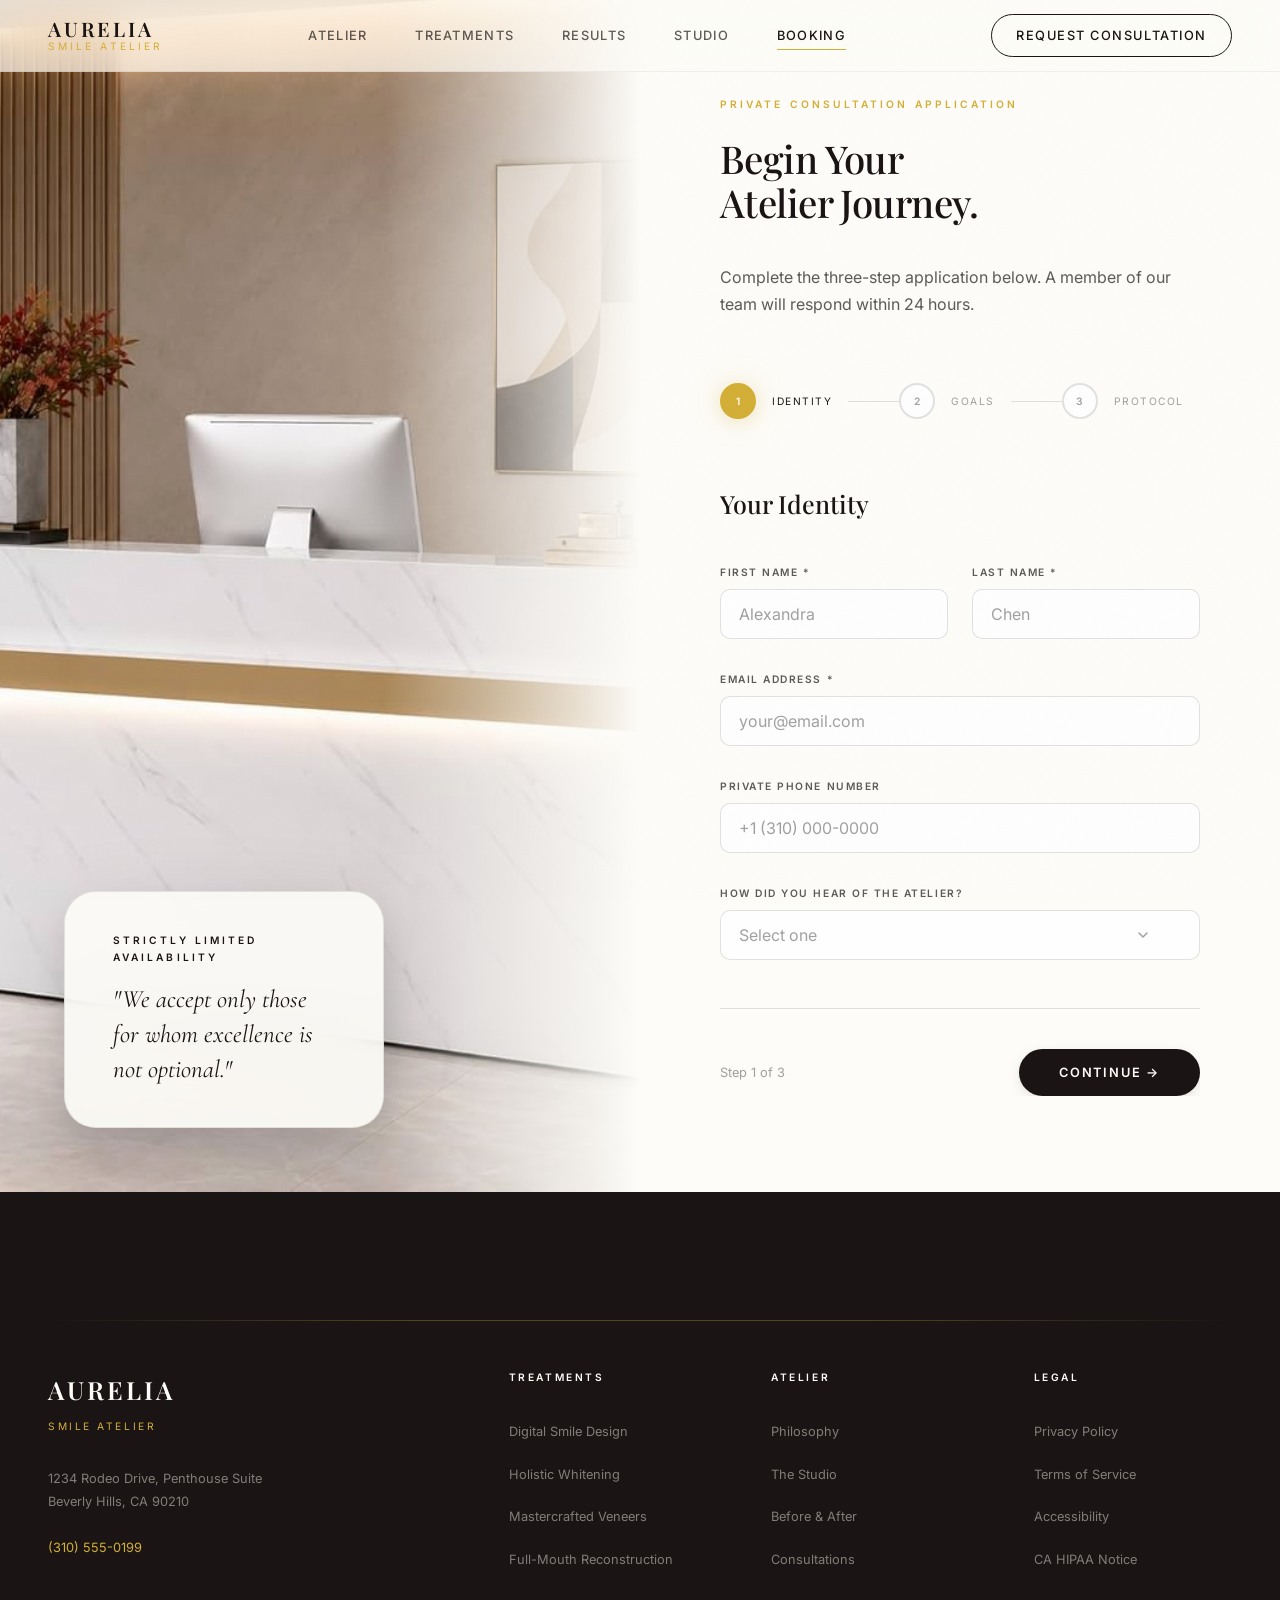
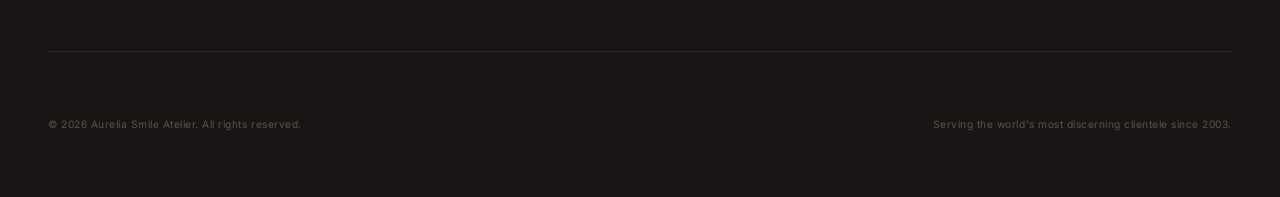
<file: booking.html>
<!DOCTYPE html>
<html lang="en">
<head>
  <meta charset="UTF-8" />
  <meta name="viewport" content="width=device-width, initial-scale=1.0" />
  <meta name="description" content="Apply for a private consultation at Aurelia Smile Atelier. Our three-step intake process ensures every client receives the full measure of our attention." />
  <meta name="theme-color" content="#FDFCF8" />
  <title>Private Consultation | Aurelia Smile Atelier</title>
  <link rel="stylesheet" href="luxury.css?v=8" />
</head>
<body>

  <div class="noise-overlay" aria-hidden="true"></div>
  <span id="cur-ring" aria-hidden="true"><span id="cur-label"></span></span>
  <span id="cur-dot" aria-hidden="true"></span>
  <div class="page-wipe" aria-hidden="true">
    <div class="page-wipe__panel"></div><div class="page-wipe__panel"></div>
    <div class="page-wipe__panel"></div><div class="page-wipe__panel"></div>
    <div class="page-wipe__panel"></div>
  </div>
  <div class="page-wipe__accent" aria-hidden="true"></div>

  

  <!-- NAV -->
  <nav class="site-nav" role="navigation" aria-label="Primary navigation">
    <div class="nav-inner">
      <a href="index.html" class="nav-wordmark">
        <span class="nav-wordmark__name">AURELIA</span>
        <span class="nav-wordmark__sub">Smile Atelier</span>
      </a>
      <div class="nav-links">
        <a href="index.html">Atelier</a>
        <a href="treatments.html">Treatments</a>
        <a href="results.html">Results</a>
        <a href="studio.html">Studio</a>
        <a href="booking.html" class="is-active">Booking</a>
      </div>
      <a href="booking.html" class="nav-cta btn-magnetic" data-cursor="Book">
        <span class="btn-magnetic__text">Request Consultation</span>
      </a>
      <button id="mobile-menu-btn" aria-label="Toggle mobile menu" data-cursor="">
          <svg width="24" height="24" viewBox="0 0 24 24" fill="none" stroke="currentColor" stroke-width="1.5" stroke-linecap="round" stroke-linejoin="round">
            <line x1="3" y1="12" x2="21" y2="12"></line>
            <line x1="3" y1="6" x2="21" y2="6"></line>
            <line x1="3" y1="18" x2="21" y2="18"></line>
          </svg>
        </button>
    </div>
  </nav>

  <main id="main-content">

    <!-- ═══ SPLIT LAYOUT ═══ -->
    <div class="split-layout pt-nav">

      <!-- LEFT: ATMOSPHERIC IMAGE -->
      <div class="split-left" aria-hidden="true">
        <img
          src="images/luxuryhotelreceptiondeskwhitemarble.png"
          alt=""
          style="width:100%;height:100%;object-fit:cover;object-position:center;"
          width="900" height="1200"
          loading="eager"
          fetchpriority="high"
        />
        <!-- Gradient overlay -->
        <div style="position:absolute;inset:0;background:linear-gradient(to right,transparent 60%,var(--alabaster) 100%);" aria-hidden="true"></div>
        <!-- Floating badge -->
        <div class="booking-badge-wrap">
          <div class="glass-card-dark" style="padding:var(--space-5) var(--space-6); background: rgba(253, 252, 248, 0.9); border: 1px solid rgba(26, 21, 20, 0.1);">
            <p class="eyebrow" style="color:var(--espresso); margin-bottom:var(--space-2);">Strictly Limited Availability</p>
            <p style="color:var(--espresso); font-family:var(--font-editorial); font-size:var(--text-lg); font-weight:400; font-style:italic; line-height:1.4;">
              "We accept only those for whom excellence is not optional."
            </p>
          </div>
        </div>
      </div>

      <!-- RIGHT: FORM -->
      <div class="booking-form-wrap">

        <div style="max-width:520px;width:100%;margin:0 auto;">
          <span class="eyebrow fade-up">Private Consultation Application</span>
          <h1 class="display-md fade-up" style="margin:var(--space-3) 0 var(--space-5);transition-delay:80ms;">
            Begin Your<br/>Atelier Journey.
          </h1>
          <p class="body-base fade-up" style="margin-bottom:var(--space-8);transition-delay:160ms;">
            Complete the three-step application below. A member of our team will respond within 24 hours.
          </p>

          <!-- ─── PROGRESS INDICATOR ─── -->
          <div class="booking-progress fade-up" style="margin-bottom:var(--space-8);transition-delay:220ms;" role="progressbar" aria-valuemin="1" aria-valuemax="3" aria-valuenow="1" aria-label="Form progress">
            <!-- Step 1 -->
            <div class="progress-step is-active" id="prog-step-1">
              <div class="progress-step__dot is-active" id="prog-dot-1">1</div>
            </div>
            <span class="progress-step__label" id="prog-label-1" style="color:var(--espresso);">Identity</span>
            <div class="progress-line"><div class="progress-line__fill" id="prog-fill-1"></div></div>
            <!-- Step 2 -->
            <div class="progress-step" id="prog-step-2">
              <div class="progress-step__dot" id="prog-dot-2">2</div>
            </div>
            <span class="progress-step__label" id="prog-label-2">Goals</span>
            <div class="progress-line"><div class="progress-line__fill" id="prog-fill-2"></div></div>
            <!-- Step 3 -->
            <div class="progress-step" id="prog-step-3">
              <div class="progress-step__dot" id="prog-dot-3">3</div>
            </div>
            <span class="progress-step__label" id="prog-label-3">Protocol</span>
          </div>

          <!-- ─── FORM PANELS ─── -->
          <form id="booking-form" novalidate aria-label="Private consultation application form">
            <div class="form-panels" id="form-panels" style="min-height:380px;">

              <!-- PANEL 1: Identity -->
              <div class="form-panel" id="form-panel-1" aria-labelledby="panel-1-heading">
                <h2 id="panel-1-heading" style="font-family:var(--font-display);font-size:var(--text-lg);font-weight:500;margin-bottom:var(--space-5);color:var(--espresso);">
                  Your Identity
                </h2>
                <div class="field-group">
                  <div class="field-row">
                    <div class="field">
                      <label for="first-name">First Name <span aria-hidden="true">*</span></label>
                      <input type="text" id="first-name" name="first-name" placeholder="Alexandra" required autocomplete="given-name" />
                    </div>
                    <div class="field">
                      <label for="last-name">Last Name <span aria-hidden="true">*</span></label>
                      <input type="text" id="last-name" name="last-name" placeholder="Chen" required autocomplete="family-name" />
                    </div>
                  </div>
                  <div class="field">
                    <label for="email">Email Address <span aria-hidden="true">*</span></label>
                    <input type="email" id="email" name="email" placeholder="your@email.com" required autocomplete="email" />
                  </div>
                  <div class="field">
                    <label for="phone">Private Phone Number</label>
                    <input type="tel" id="phone" name="phone" placeholder="+1 (310) 000-0000" autocomplete="tel" />
                  </div>
                  <div class="field">
                    <label>How did you hear of the Atelier?</label>
                    <div class="luxury-select-wrap" data-select-name="referral">
                      <select id="referral" name="referral" class="luxury-select-hidden" aria-hidden="true" tabindex="-1">
                        <option value="" disabled selected></option>
                        <option value="personal-referral">Personal Referral</option>
                        <option value="press">Press &amp; Media</option>
                        <option value="social">Social Media</option>
                        <option value="concierge">Hotel / Concierge Service</option>
                        <option value="other">Other</option>
                      </select>
                      <button type="button" class="luxury-select-trigger" aria-haspopup="listbox" aria-expanded="false" id="referral-trigger">
                        <span class="luxury-select-trigger__text">Select one</span>
                        <svg class="luxury-select-trigger__arrow" viewBox="0 0 16 16" fill="none" stroke="currentColor" stroke-width="1.5" stroke-linecap="round" stroke-linejoin="round" aria-hidden="true"><polyline points="4,6 8,10 12,6"/></svg>
                      </button>
                      <div class="luxury-select-dropdown" role="listbox" aria-labelledby="referral-trigger">
                        <div class="luxury-select-option" role="option" data-value="personal-referral" aria-selected="false">Personal Referral</div>
                        <div class="luxury-select-option" role="option" data-value="press" aria-selected="false">Press &amp; Media</div>
                        <div class="luxury-select-option" role="option" data-value="social" aria-selected="false">Social Media</div>
                        <div class="luxury-select-option" role="option" data-value="concierge" aria-selected="false">Hotel / Concierge Service</div>
                        <div class="luxury-select-option" role="option" data-value="other" aria-selected="false">Other</div>
                      </div>
                    </div>
                  </div>
                </div>
                <div class="form-nav">
                  <span class="body-sm">Step 1 of 3</span>
                  <button type="button" class="btn-primary btn-magnetic" data-form-next aria-label="Continue to Step 2 — Clinical Goals" data-cursor="Next">
                    <span class="btn-magnetic__text">Continue →</span>
                  </button>
                </div>
              </div>

              <!-- PANEL 2: Clinical Goals -->
              <div class="form-panel" id="form-panel-2" aria-labelledby="panel-2-heading">
                <h2 id="panel-2-heading" style="font-family:var(--font-display);font-size:var(--text-lg);font-weight:500;margin-bottom:var(--space-2);color:var(--espresso);">
                  Your Clinical Goals
                </h2>
                <p class="body-sm" style="margin-bottom:var(--space-5);">Select all that apply to your aspirations.</p>

                <div class="goal-grid" role="group" aria-label="Treatment goals — select all that apply">
                  <div class="goal-chip" role="checkbox" aria-checked="false" tabindex="0" data-goal="brighter">
                    <div class="goal-chip__icon" aria-hidden="true"></div>
                    <span class="goal-chip__label">Brighter, Whiter Smile</span>
                  </div>
                  <div class="goal-chip" role="checkbox" aria-checked="false" tabindex="0" data-goal="veneers">
                    <div class="goal-chip__icon" aria-hidden="true"></div>
                    <span class="goal-chip__label">Porcelain Veneers</span>
                  </div>
                  <div class="goal-chip" role="checkbox" aria-checked="false" tabindex="0" data-goal="alignment">
                    <div class="goal-chip__icon" aria-hidden="true"></div>
                    <span class="goal-chip__label">Alignment &amp; Shape Correction</span>
                  </div>
                  <div class="goal-chip" role="checkbox" aria-checked="false" tabindex="0" data-goal="implants">
                    <div class="goal-chip__icon" aria-hidden="true"></div>
                    <span class="goal-chip__label">Implants &amp; Restoration</span>
                  </div>
                  <div class="goal-chip" role="checkbox" aria-checked="false" tabindex="0" data-goal="gums">
                    <div class="goal-chip__icon" aria-hidden="true"></div>
                    <span class="goal-chip__label">Gum Contouring</span>
                  </div>
                  <div class="goal-chip" role="checkbox" aria-checked="false" tabindex="0" data-goal="full">
                    <div class="goal-chip__icon" aria-hidden="true"></div>
                    <span class="goal-chip__label">Full-Mouth Reconstruction</span>
                  </div>
                  <div class="goal-chip" role="checkbox" aria-checked="false" tabindex="0" data-goal="design">
                    <div class="goal-chip__icon" aria-hidden="true"></div>
                    <span class="goal-chip__label">Digital Smile Design Only</span>
                  </div>
                  <div class="goal-chip" role="checkbox" aria-checked="false" tabindex="0" data-goal="unsure">
                    <div class="goal-chip__icon" aria-hidden="true"></div>
                    <span class="goal-chip__label">I'll Discuss at Consultation</span>
                  </div>
                </div>

                <div class="field" style="margin-top:var(--space-5);">
                  <label>Preferred Timeline</label>
                  <div class="luxury-select-wrap" data-select-name="timeline">
                    <select id="timeline" name="timeline" class="luxury-select-hidden" aria-hidden="true" tabindex="-1">
                      <option value="" disabled selected></option>
                      <option value="immediate">Immediately — within 2 weeks</option>
                      <option value="1month">Within 1 month</option>
                      <option value="3months">Within 3 months</option>
                      <option value="exploring">Still exploring options</option>
                    </select>
                    <button type="button" class="luxury-select-trigger" aria-haspopup="listbox" aria-expanded="false" id="timeline-trigger">
                      <span class="luxury-select-trigger__text">When are you looking to begin?</span>
                      <svg class="luxury-select-trigger__arrow" viewBox="0 0 16 16" fill="none" stroke="currentColor" stroke-width="1.5" stroke-linecap="round" stroke-linejoin="round" aria-hidden="true"><polyline points="4,6 8,10 12,6"/></svg>
                    </button>
                    <div class="luxury-select-dropdown" role="listbox" aria-labelledby="timeline-trigger">
                      <div class="luxury-select-option" role="option" data-value="immediate" aria-selected="false">Immediately — within 2 weeks</div>
                      <div class="luxury-select-option" role="option" data-value="1month" aria-selected="false">Within 1 month</div>
                      <div class="luxury-select-option" role="option" data-value="3months" aria-selected="false">Within 3 months</div>
                      <div class="luxury-select-option" role="option" data-value="exploring" aria-selected="false">Still exploring options</div>
                    </div>
                  </div>
                </div>

                <div class="form-nav">
                  <button type="button" class="btn-ghost btn-magnetic" data-form-back aria-label="Back to Step 1 — Identity" data-cursor="Back">
                    <span class="btn-magnetic__text">← Back</span>
                  </button>
                  <button type="button" class="btn-primary btn-magnetic" data-form-next aria-label="Continue to Step 3 — Protocol Preferences" data-cursor="Next">
                    <span class="btn-magnetic__text">Continue →</span>
                  </button>
                </div>
              </div>

              <!-- PANEL 3: Protocol Preferences -->
              <div class="form-panel" id="form-panel-3" aria-labelledby="panel-3-heading">
                <h2 id="panel-3-heading" style="font-family:var(--font-display);font-size:var(--text-lg);font-weight:500;margin-bottom:var(--space-5);color:var(--espresso);">
                  Protocol Preferences
                </h2>

                <div class="field-group">
                  <div class="field">
                    <label>Investment Range</label>
                    <div class="luxury-select-wrap" data-select-name="budget">
                      <select id="budget" name="budget" class="luxury-select-hidden" aria-hidden="true" tabindex="-1">
                        <option value="" disabled selected></option>
                        <option value="3500-10000">$3,500 – $10,000</option>
                        <option value="10000-30000">$10,000 – $30,000</option>
                        <option value="30000-60000">$30,000 – $60,000</option>
                        <option value="60000+">$60,000+ (Pinnacle Protocol)</option>
                      </select>
                      <button type="button" class="luxury-select-trigger" aria-haspopup="listbox" aria-expanded="false" id="budget-trigger">
                        <span class="luxury-select-trigger__text">Select your range</span>
                        <svg class="luxury-select-trigger__arrow" viewBox="0 0 16 16" fill="none" stroke="currentColor" stroke-width="1.5" stroke-linecap="round" stroke-linejoin="round" aria-hidden="true"><polyline points="4,6 8,10 12,6"/></svg>
                      </button>
                      <div class="luxury-select-dropdown" role="listbox" aria-labelledby="budget-trigger">
                        <div class="luxury-select-option" role="option" data-value="3500-10000" aria-selected="false">$3,500 – $10,000</div>
                        <div class="luxury-select-option" role="option" data-value="10000-30000" aria-selected="false">$10,000 – $30,000</div>
                        <div class="luxury-select-option" role="option" data-value="30000-60000" aria-selected="false">$30,000 – $60,000</div>
                        <div class="luxury-select-option" role="option" data-value="60000+" aria-selected="false">$60,000+ (Pinnacle Protocol)</div>
                      </div>
                    </div>
                  </div>
                  <div class="field">
                    <label>Preferred Consultation Location</label>
                    <div class="luxury-select-wrap" data-select-name="location">
                      <select id="location" name="location" class="luxury-select-hidden" aria-hidden="true" tabindex="-1">
                        <option value="" disabled selected></option>
                        <option value="rodeo">Rodeo Drive Atelier (Beverly Hills)</option>
                        <option value="home">Private Home Visit (LA metro)</option>
                        <option value="virtual">Virtual Preview Consultation</option>
                        <option value="yacht">Yacht / Jet / Hotel — On Request</option>
                      </select>
                      <button type="button" class="luxury-select-trigger" aria-haspopup="listbox" aria-expanded="false" id="location-trigger">
                        <span class="luxury-select-trigger__text">Select preference</span>
                        <svg class="luxury-select-trigger__arrow" viewBox="0 0 16 16" fill="none" stroke="currentColor" stroke-width="1.5" stroke-linecap="round" stroke-linejoin="round" aria-hidden="true"><polyline points="4,6 8,10 12,6"/></svg>
                      </button>
                      <div class="luxury-select-dropdown" role="listbox" aria-labelledby="location-trigger">
                        <div class="luxury-select-option" role="option" data-value="rodeo" aria-selected="false">Rodeo Drive Atelier (Beverly Hills)</div>
                        <div class="luxury-select-option" role="option" data-value="home" aria-selected="false">Private Home Visit (LA metro)</div>
                        <div class="luxury-select-option" role="option" data-value="virtual" aria-selected="false">Virtual Preview Consultation</div>
                        <div class="luxury-select-option" role="option" data-value="yacht" aria-selected="false">Yacht / Jet / Hotel — On Request</div>
                      </div>
                    </div>
                  </div>
                  <div class="field">
                    <label for="additional">Anything else we should know?</label>
                    <textarea
                      id="additional"
                      name="additional"
                      rows="4"
                      placeholder="Previous dental work, specific concerns, scheduling constraints, or anything else you'd like the Atelier to consider…"
                    ></textarea>
                  </div>
                </div>

                <!-- Privacy note -->
                <div style="padding:var(--space-3) var(--space-4);background:var(--soft-cream);border-radius:var(--radius-md);border:var(--border-thin);margin-bottom:var(--space-3);">
                  <p class="body-sm" style="display:flex;gap:var(--space-2);align-items:flex-start;">
                    <span style="color:var(--champagne);flex-shrink:0;">🔒</span>
                    All information is held under strict HIPAA confidentiality. We will never share your details with third parties.
                  </p>
                </div>

                <div class="form-nav">
                  <button type="button" class="btn-ghost btn-magnetic" data-form-back aria-label="Back to Step 2 — Clinical Goals" data-cursor="Back">
                    <span class="btn-magnetic__text">← Back</span>
                  </button>
                  <button type="submit" class="btn-primary btn-magnetic" id="submit-btn" aria-label="Submit consultation application" data-cursor="Send">
                    <span class="btn-magnetic__text">Submit Application</span>
                  </button>
                </div>
              </div>

            </div><!-- /form-panels -->
          </form>

          <!-- SUCCESS STATE (hidden initially) -->
          <div id="form-success" style="display:none;text-align:center;padding:var(--space-8) 0;" aria-live="polite">
            <div style="width:72px;height:72px;border-radius:9999px;background:var(--champagne);display:flex;align-items:center;justify-content:center;margin:0 auto var(--space-5);">
              <svg width="32" height="25" viewBox="0 0 32 25" fill="none" aria-hidden="true">
                <path d="M2 12.5l9 9L30 2" stroke="#FDFCF8" stroke-width="3" stroke-linecap="round" stroke-linejoin="round"/>
              </svg>
            </div>
            <h2 style="font-family:var(--font-display);font-size:var(--text-2xl);font-weight:600;margin-bottom:var(--space-3);color:var(--espresso);">
              Application Received.
            </h2>
            <p class="body-base" style="max-width:380px;margin:0 auto var(--space-6);">
              Thank you. A member of our Atelier team will contact you personally within 24 hours to arrange your consultation.
            </p>
            <a href="index.html" class="btn-gold btn-magnetic" data-cursor="Home">
              <span class="btn-magnetic__text">Return to the Atelier</span>
            </a>
            </div>

        </div>
      </div>
    </div>

  </main>

  <!-- FOOTER -->
  <footer class="site-footer" role="contentinfo">
    <div class="container">
      <div class="footer-gold-line"></div>
      <div class="footer-grid">
        <div>
          <p class="footer-brand__name">AURELIA</p>
          <p class="footer-brand__tag">Smile Atelier</p>
          <address class="footer-brand__address" style="font-style:normal;">
            1234 Rodeo Drive, Penthouse Suite<br/>Beverly Hills, CA 90210<br/><br/>
            <a href="tel:+13105550199" style="color:var(--champagne);text-decoration:none;">(310) 555-0199</a>
          </address>
        </div>
        <div>
          <p class="footer-col__title">Treatments</p>
          <ul class="footer-links">
            <li><a href="treatments.html">Digital Smile Design</a></li>
            <li><a href="treatments.html">Holistic Whitening</a></li>
            <li><a href="treatments.html">Mastercrafted Veneers</a></li>
            <li><a href="treatments.html">Full-Mouth Reconstruction</a></li>
          </ul>
        </div>
        <div>
          <p class="footer-col__title">Atelier</p>
          <ul class="footer-links">
            <li><a href="index.html">Philosophy</a></li>
            <li><a href="studio.html">The Studio</a></li>
            <li><a href="results.html">Before &amp; After</a></li>
            <li><a href="booking.html">Consultations</a></li>
          </ul>
        </div>
        <div>
          <p class="footer-col__title">Legal</p>
          <ul class="footer-links">
            <li><a href="javascript:void(0);">Privacy Policy</a></li>
            <li><a href="javascript:void(0);">Terms of Service</a></li>
            <li><a href="javascript:void(0);">Accessibility</a></li>
            <li><a href="javascript:void(0);">CA HIPAA Notice</a></li>
          </ul>
        </div>
      </div>
      <div class="footer-bottom">
        <p>&copy; 2026 Aurelia Smile Atelier. All rights reserved.</p>
        <p>Serving the world's most discerning clientele since 2003.</p>
      </div>
    </div>
  </footer>

  <div class="toast-container" id="toast-container" aria-live="assertive"></div>
  <script src="engine.js?v=8"></script>
  

  <!-- FULLSCREEN MOBILE MENU -->
  <div class="mobile-overlay" id="mobile-menu" aria-hidden="true" style="background: rgba(253, 252, 248, 0.95); backdrop-filter: blur(24px); -webkit-backdrop-filter: blur(24px);">
    <div class="noise-overlay" aria-hidden="true"></div>
    <div class="mobile-overlay__header" style="position: relative; z-index: 10; padding: 2rem; display: flex; justify-content: space-between; align-items: center;">
      <span class="nav-wordmark__name" style="color: var(--espresso); font-family: var(--font-display); font-size: 1.5rem; letter-spacing: 0.1em;">AURELIA</span>
      <button class="mobile-close" id="mobile-close" aria-label="Close menu" data-cursor="" style="color: var(--espresso); background: none; border: none; cursor: pointer;">
        <svg width="32" height="32" viewBox="0 0 24 24" fill="none"><path d="M18 6L6 18M6 6l12 12" stroke="currentColor" stroke-width="1.5" stroke-linecap="round" stroke-linejoin="round"/></svg>
      </button>
    </div>
    <div class="mobile-overlay__links" style="position: relative; z-index: 10; display: flex; flex-direction: column; align-items: center; justify-content: center; height: 70%; gap: 2rem;">
      <a href="index.html" class="display-md" style="color: var(--espresso); text-decoration: none;">Atelier</a>
      <a href="treatments.html" class="display-md" style="color: var(--espresso); text-decoration: none;">Treatments</a>
      <a href="results.html" class="display-md" style="color: var(--espresso); text-decoration: none;">Results</a>
      <a href="studio.html" class="display-md" style="color: var(--espresso); text-decoration: none;">Studio</a>
      <a href="booking.html" class="display-md" style="color: var(--espresso); text-decoration: none;">Booking</a>
    </div>
  </div>

</body>
</html>
</file>
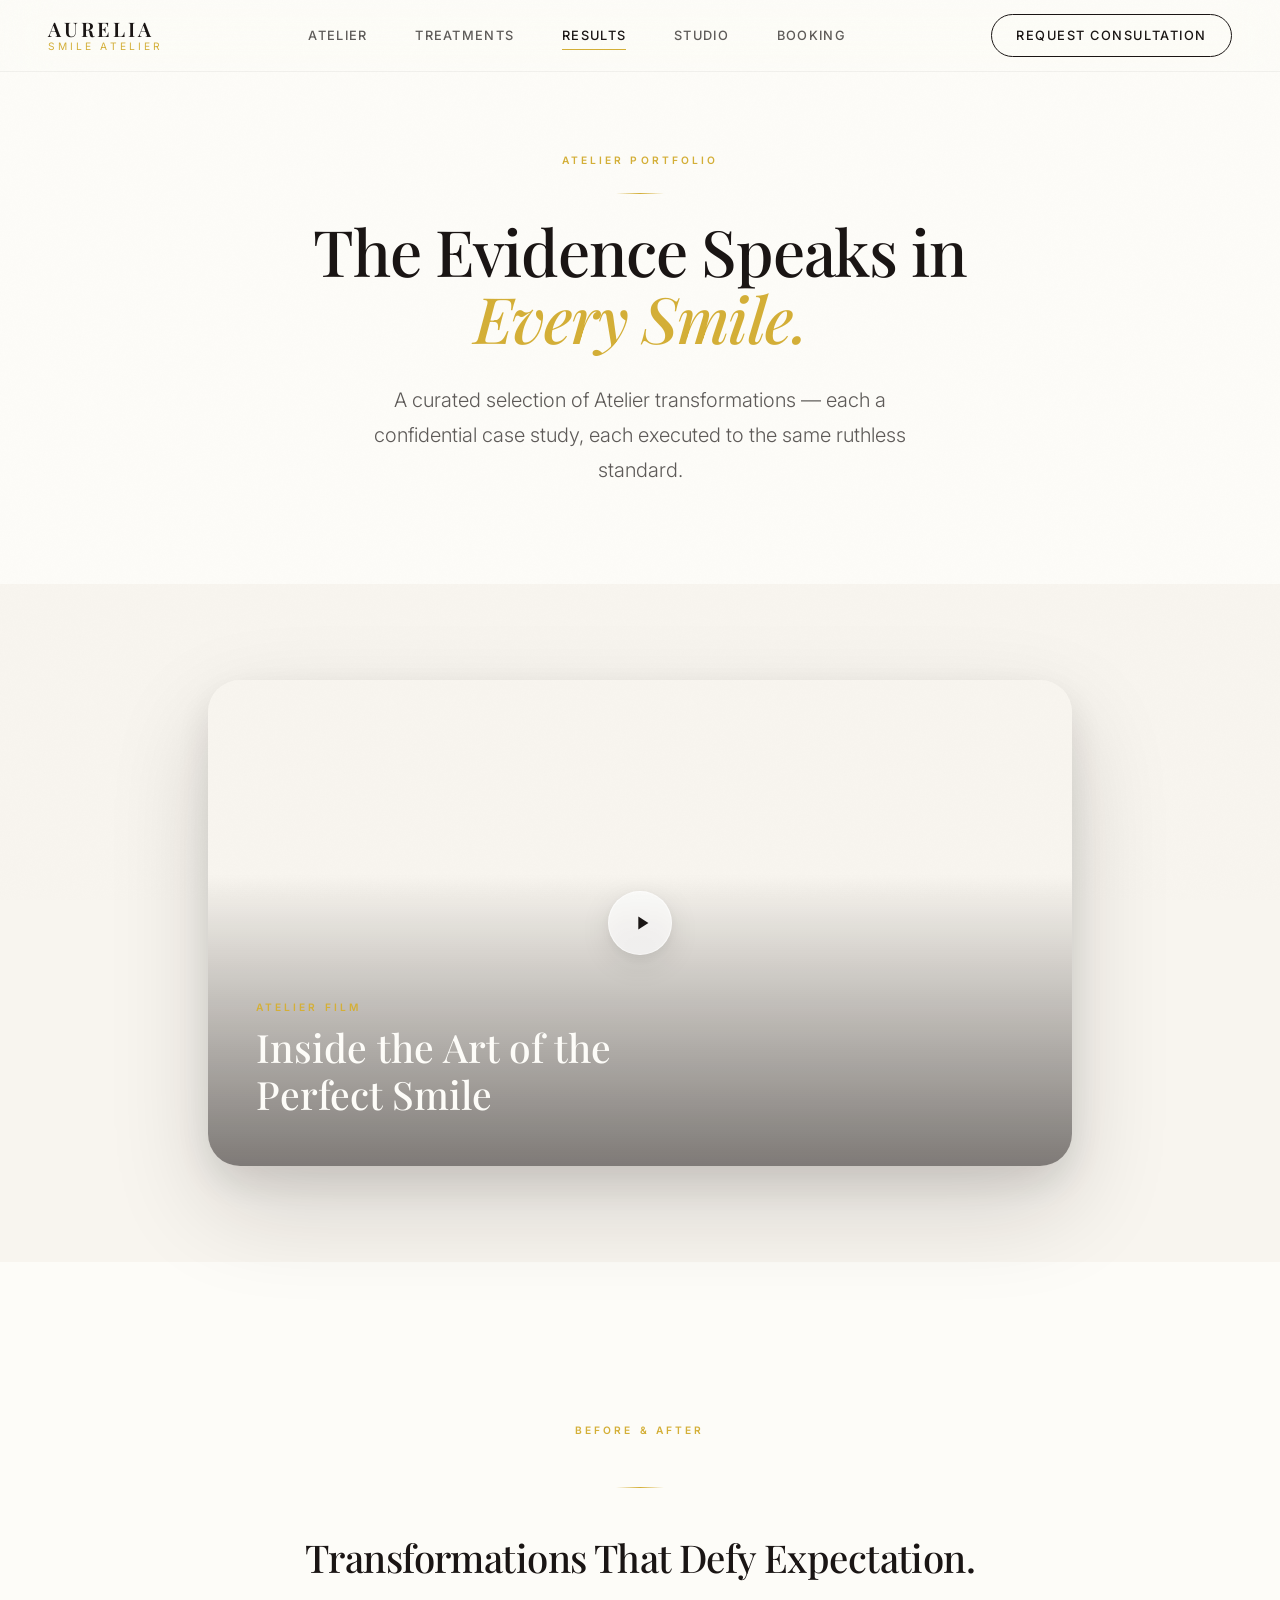
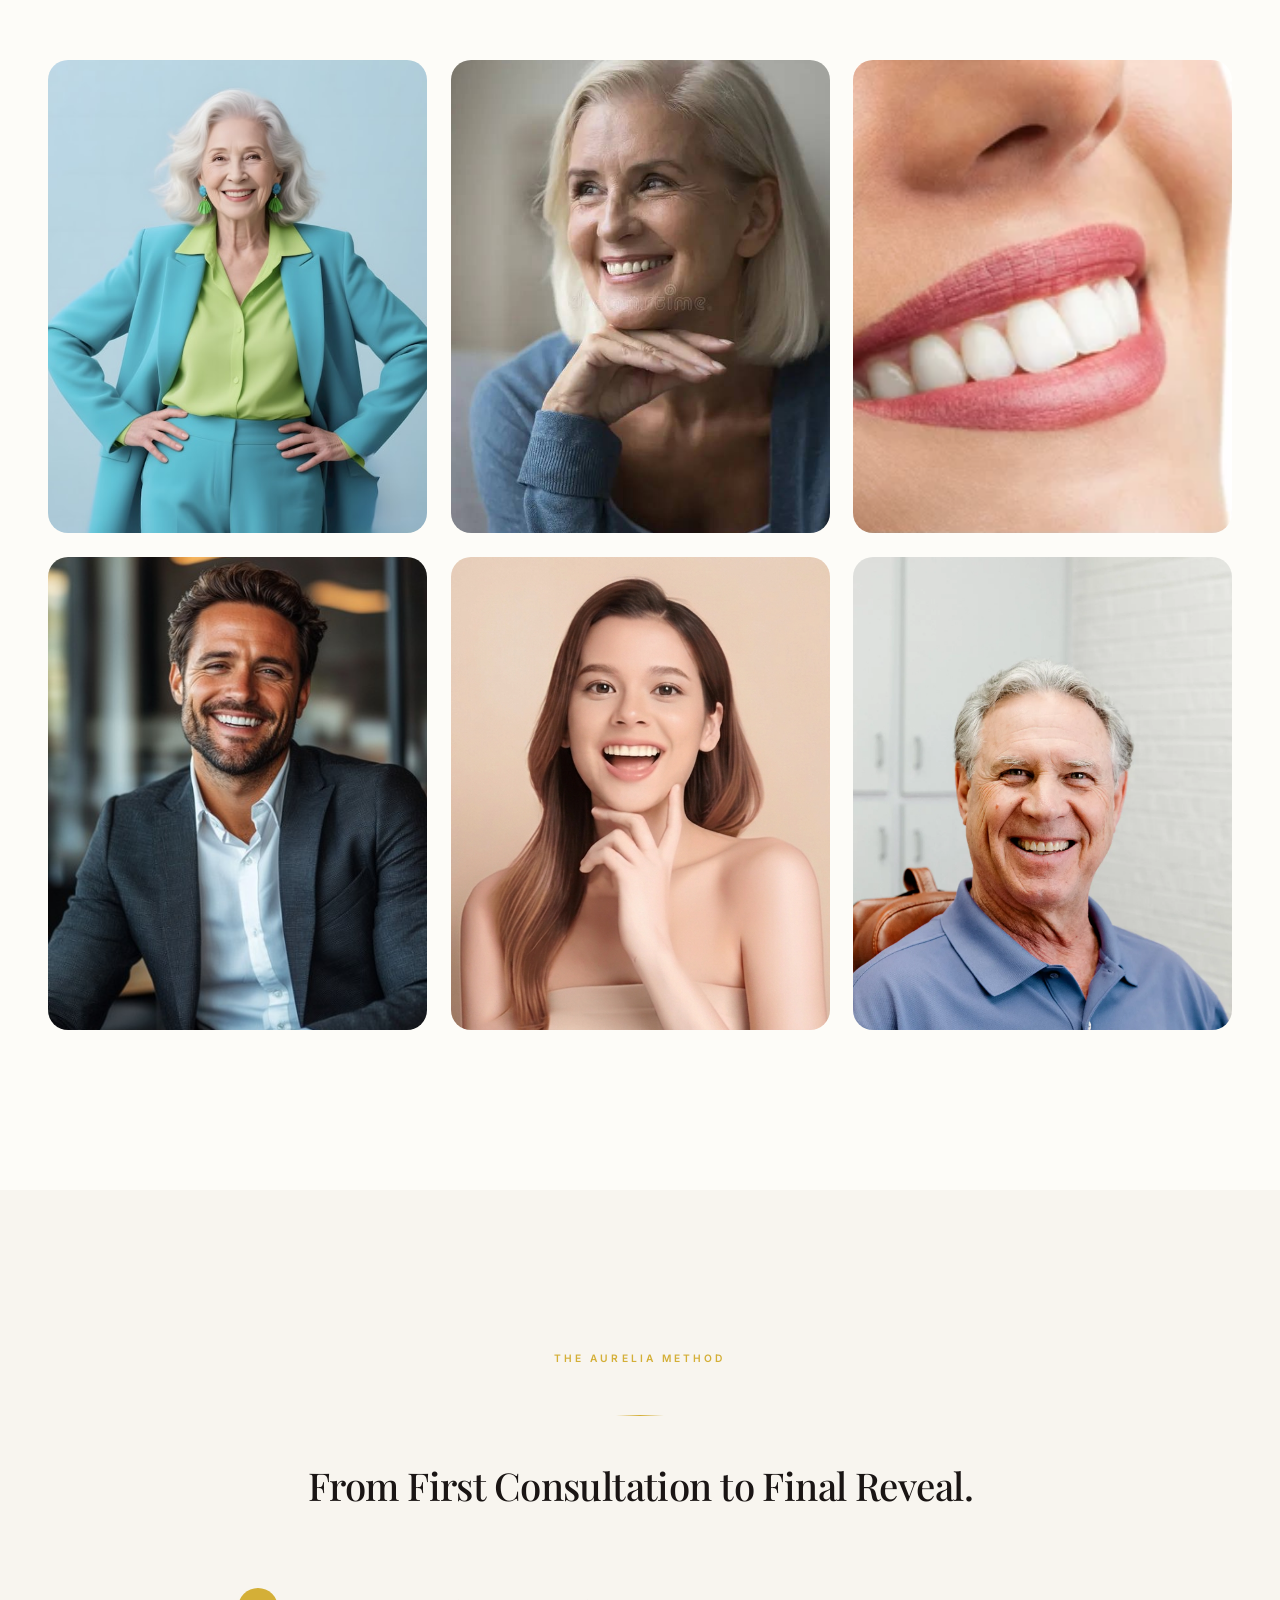
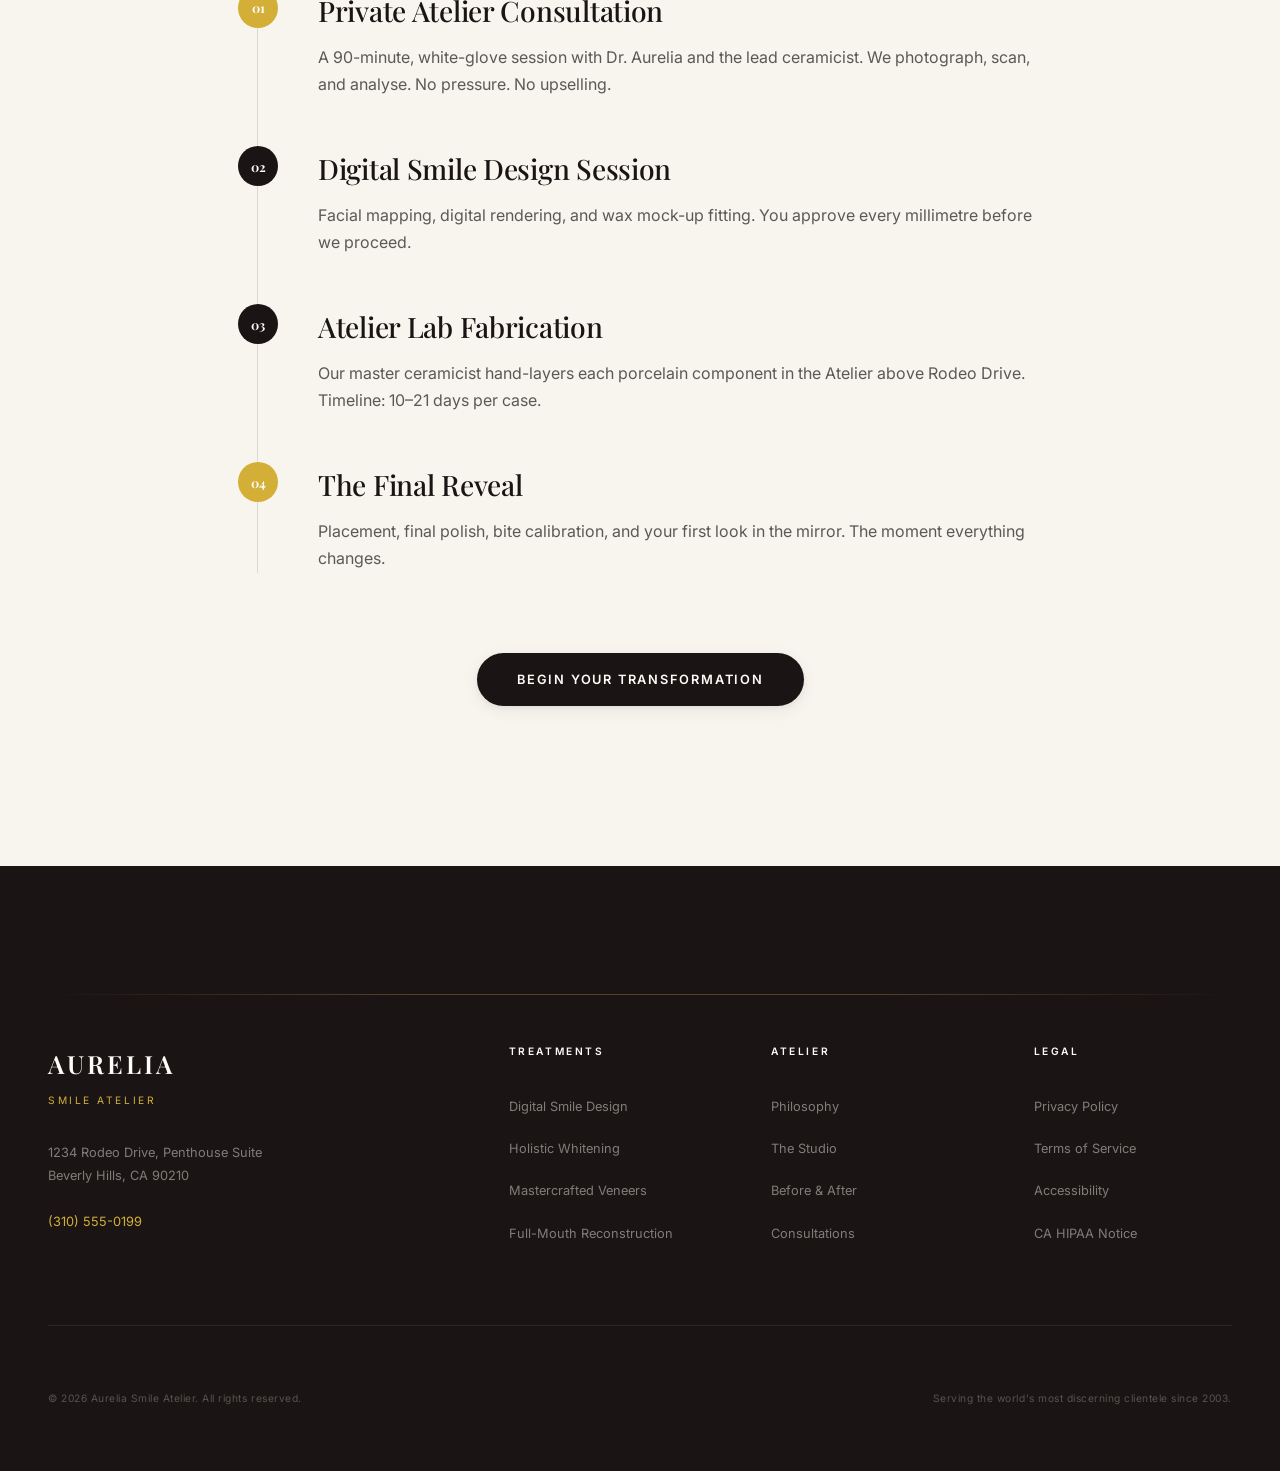
<file: results.html>
<!DOCTYPE html>
<html lang="en">
<head>
  <meta charset="UTF-8" />
  <meta name="viewport" content="width=device-width, initial-scale=1.0" />
  <meta name="description" content="Aurelia Smile Atelier client results — before and after gallery showcasing mastercrafted veneers, full-mouth reconstructions, and Hollywood smile transformations in Beverly Hills." />
  <meta name="theme-color" content="#FDFCF8" />
  <title>Client Results | Aurelia Smile Atelier</title>
  <link rel="stylesheet" href="luxury.css?v=8" />
</head>
<body>

  <div class="noise-overlay" aria-hidden="true"></div>
  <span id="cur-ring" aria-hidden="true"><span id="cur-label"></span></span>
  <span id="cur-dot" aria-hidden="true"></span>
  <div class="page-wipe" aria-hidden="true">
    <div class="page-wipe__panel"></div><div class="page-wipe__panel"></div>
    <div class="page-wipe__panel"></div><div class="page-wipe__panel"></div>
    <div class="page-wipe__panel"></div>
  </div>
  <div class="page-wipe__accent" aria-hidden="true"></div>

  

  <!-- NAV -->
  <nav class="site-nav" role="navigation" aria-label="Primary navigation">
    <div class="nav-inner">
      <a href="index.html" class="nav-wordmark">
        <span class="nav-wordmark__name">AURELIA</span>
        <span class="nav-wordmark__sub">Smile Atelier</span>
      </a>
      <div class="nav-links">
        <a href="index.html">Atelier</a>
        <a href="treatments.html">Treatments</a>
        <a href="results.html" class="is-active">Results</a>
        <a href="studio.html">Studio</a>
        <a href="booking.html">Booking</a>
      </div>
      <a href="booking.html" class="nav-cta btn-magnetic" data-cursor="Book">
        <span class="btn-magnetic__text">Request Consultation</span>
      </a>
        <button id="mobile-menu-btn" aria-label="Toggle mobile menu" data-cursor="">
          <svg width="24" height="24" viewBox="0 0 24 24" fill="none" stroke="currentColor" stroke-width="1.5" stroke-linecap="round" stroke-linejoin="round">
            <line x1="3" y1="12" x2="21" y2="12"></line>
            <line x1="3" y1="6" x2="21" y2="6"></line>
            <line x1="3" y1="18" x2="21" y2="18"></line>
          </svg>
        </button>
    </div>
  </nav>

  <main id="main-content">

    <!-- ═══ PAGE HERO ═══ -->
    <section class="section-lg pt-nav" style="padding-bottom:var(--space-12);" aria-labelledby="results-heading">
      <div class="container" style="text-align:center;">
        <span class="eyebrow fade-up">Atelier Portfolio</span>
        <div class="divider-gold fade-up" style="margin:var(--space-3) auto;transition-delay:60ms;"></div>
        <h1 id="results-heading" class="display-xl fade-up" style="transition-delay:120ms;max-width:860px;margin:0 auto var(--space-4);">
          The Evidence Speaks in<br/>
          <em style="font-style:italic;color:var(--champagne);">Every Smile.</em>
        </h1>
        <p class="body-lg fade-up" style="max-width:580px;margin:0 auto;transition-delay:240ms;">
          A curated selection of Atelier transformations — each a confidential
          case study, each executed to the same ruthless standard.
        </p>
      </div>
    </section>

    <!-- ═══ VIDEO FEATURE ═══ -->
    <section class="section-sm" style="background:var(--warm-cream);" aria-label="Atelier documentary film">
      <div class="container" style="max-width:960px;">
        <div style="position:relative;border-radius:var(--radius-xl);overflow:hidden;aspect-ratio:16/9;box-shadow:var(--shadow-xl);" class="scale-up">
          <video
            src="aurelia-documentary.mp4#t=1"
            style="width:100%;height:100%;object-fit:cover;display:block;"
            preload="metadata"
            muted
            playsinline
          ></video>
          <!-- Frosted overlay gradient -->
          <div style="position:absolute;inset:0;background:linear-gradient(to top,rgba(26,21,20,0.55) 0%,transparent 60%);" aria-hidden="true"></div>
          <!-- Caption -->
          <div class="video-caption" style="position:absolute;bottom:var(--space-6);left:var(--space-6); pointer-events:none;">
            <p class="eyebrow" style="color:var(--champagne);margin-bottom:var(--space-1);">Atelier Film</p>
            <p class="video-title" style="font-family:var(--font-display);font-size:var(--text-2xl);font-weight:500;color:var(--alabaster);line-height:1.2;">Inside the Art of the<br/>Perfect Smile</p>
          </div>
          <!-- Play button -->
          <button
            class="play-btn"
            data-modal-trigger
            data-cursor="Film"
            aria-label="Watch the Aurelia Atelier documentary — Inside the Art of the Perfect Smile"
          >
            <svg viewBox="0 0 24 24" aria-hidden="true">
              <path d="M8 5v14l11-7z"/>
            </svg>
          </button>
        </div>
      </div>
    </section>

    <!-- ═══ BEFORE / AFTER GALLERY ═══ -->
    <section class="section" aria-labelledby="gallery-heading">
      <div class="container">
        <div class="section-header section-header--center">
          <span class="eyebrow fade-up">Before &amp; After</span>
          <div class="divider-gold fade-up" style="margin:var(--space-3) auto;transition-delay:60ms;"></div>
          <h2 id="gallery-heading" class="display-md fade-up" style="transition-delay:120ms;">
            Transformations That Defy Expectation.
          </h2>
        </div>

        <div class="gallery-grid" data-stagger="80" data-stagger-target=".gallery-item">

          <!-- Item 1 -->
          <div class="gallery-item scale-up" style="transition-delay:0ms;" tabindex="0" role="img" aria-label="Full-mouth reconstruction result — client D.V., Hollywood actor">
            <img
              src="images/Full-Mouth-Reconstruction.png"
              alt="Radiant full-mouth reconstruction result showing perfectly aligned white teeth"
              width="600" height="750"
              loading="lazy"
            />
            <div class="gallery-item__overlay">
              <div>
                <p class="gallery-item__caption">Full-Mouth Reconstruction</p>
                <p style="color:rgba(253,252,248,0.6);font-size:var(--text-xs);letter-spacing:0.15em;text-transform:uppercase;margin-top:4px;">Client D.V. — 90-Day Protocol</p>
              </div>
            </div>
          </div>

          <!-- Item 2 -->
          <div class="gallery-item scale-up" style="transition-delay:80ms;" tabindex="0" role="img" aria-label="Mastercrafted veneers result — client C.M., entrepreneur">
            <img
              src="images/perfect-white-teeth-smile.png"
              alt="Ten mastercrafted porcelain veneers showing natural translucency and perfect symmetry"
              width="600" height="750"
              loading="lazy"
            />
            <div class="gallery-item__overlay">
              <div>
                <p class="gallery-item__caption">Mastercrafted Veneers</p>
                <p style="color:rgba(253,252,248,0.6);font-size:var(--text-xs);letter-spacing:0.15em;text-transform:uppercase;margin-top:4px;">Client C.M. — 10 Feldspathic Veneers</p>
              </div>
            </div>
          </div>

          <!-- Item 3 -->
          <div class="gallery-item scale-up" style="transition-delay:160ms;" tabindex="0" role="img" aria-label="Holistic whitening result — client R.T., philanthropist">
            <img
              src="images/macr lips-white-teeth-smile.png"
              alt="Luminous bright smile after six-session holistic whitening protocol"
              width="600" height="750"
              loading="lazy"
            />
            <div class="gallery-item__overlay">
              <div>
                <p class="gallery-item__caption">Holistic Whitening</p>
                <p style="color:rgba(253,252,248,0.6);font-size:var(--text-xs);letter-spacing:0.15em;text-transform:uppercase;margin-top:4px;">Client R.T. — 6-Session Programme</p>
              </div>
            </div>
          </div>

          <!-- Item 4 -->
          <div class="gallery-item scale-up" style="transition-delay:0ms;" tabindex="0" role="img" aria-label="Digital smile design preview — client A.K., CEO">
            <img
              src="images/businessman-smile-modern-office.png"
              alt="Digital smile design consultation preview on a calibrated monitor"
              width="600" height="750"
              loading="lazy"
            />
            <div class="gallery-item__overlay">
              <div>
                <p class="gallery-item__caption">Digital Smile Design</p>
                <p style="color:rgba(253,252,248,0.6);font-size:var(--text-xs);letter-spacing:0.15em;text-transform:uppercase;margin-top:4px;">Client A.K. — Design &amp; Execution</p>
              </div>
            </div>
          </div>

          <!-- Item 5 -->
          <div class="gallery-item scale-up" style="transition-delay:80ms;" tabindex="0" role="img" aria-label="Veneer and whitening combination — client L.S., fashion director">
            <img
              src="images/elegant-woman-laughing-bright-white-smile.png"
              alt="Veneer and whitening combination case showing natural-looking Hollywood smile"
              width="600" height="750"
              loading="lazy"
            />
            <div class="gallery-item__overlay">
              <div>
                <p class="gallery-item__caption">Veneers + Whitening</p>
                <p style="color:rgba(253,252,248,0.6);font-size:var(--text-xs);letter-spacing:0.15em;text-transform:uppercase;margin-top:4px;">Client L.S. — Combination Protocol</p>
              </div>
            </div>
          </div>

          <!-- Item 6 -->
          <div class="gallery-item scale-up" style="transition-delay:160ms;" tabindex="0" role="img" aria-label="Full-mouth reconstruction — client M.K., Silicon Valley founder">
            <img
              src="images/senior-maperfec-teeth-healthy-smile.png"
              alt="Complete smile transformation from full-mouth reconstruction programme"
              width="600" height="750"
              loading="lazy"
            />
            <div class="gallery-item__overlay">
              <div>
                <p class="gallery-item__caption">Full-Mouth Reconstruction</p>
                <p style="color:rgba(253,252,248,0.6);font-size:var(--text-xs);letter-spacing:0.15em;text-transform:uppercase;margin-top:4px;">Client M.K. — The Pinnacle Protocol</p>
              </div>
            </div>
          </div>

        </div>
      </div>
    </section>

    <!-- ═══ PROCESS TIMELINE ═══ -->
    <section class="section" style="background:var(--warm-cream);" aria-labelledby="process-heading">
      <div class="container" style="max-width:900px;">
        <div class="section-header section-header--center">
          <span class="eyebrow fade-up">The Aurelia Method</span>
          <div class="divider-gold fade-up" style="margin:var(--space-3) auto;transition-delay:60ms;"></div>
          <h2 id="process-heading" class="display-md fade-up" style="transition-delay:120ms;">
            From First Consultation to Final Reveal.
          </h2>
        </div>

        <div style="position:relative;" class="fade-up" style="transition-delay:200ms;">
          <!-- Vertical line -->
          <div style="position:absolute;left:19px;top:0;bottom:0;width:1px;background:var(--espresso-12);"></div>

          <div style="display:flex;flex-direction:column;gap:var(--space-6);">

            <div style="display:flex;gap:var(--space-5);align-items:flex-start;">
              <div style="width:40px;height:40px;border-radius:9999px;background:var(--champagne);display:flex;align-items:center;justify-content:center;flex-shrink:0;z-index:1;">
                <span style="font-family:var(--font-display);font-size:var(--text-sm);font-weight:700;color:var(--alabaster);">01</span>
              </div>
              <div style="padding-top:6px;">
                <h3 class="display-sm" style="margin-bottom:var(--space-2);">Private Atelier Consultation</h3>
                <p class="body-base">A 90-minute, white-glove session with Dr. Aurelia and the lead ceramicist. We photograph, scan, and analyse. No pressure. No upselling.</p>
              </div>
            </div>

            <div style="display:flex;gap:var(--space-5);align-items:flex-start;">
              <div style="width:40px;height:40px;border-radius:9999px;background:var(--espresso);display:flex;align-items:center;justify-content:center;flex-shrink:0;z-index:1;">
                <span style="font-family:var(--font-display);font-size:var(--text-sm);font-weight:700;color:var(--alabaster);">02</span>
              </div>
              <div style="padding-top:6px;">
                <h3 class="display-sm" style="margin-bottom:var(--space-2);">Digital Smile Design Session</h3>
                <p class="body-base">Facial mapping, digital rendering, and wax mock-up fitting. You approve every millimetre before we proceed.</p>
              </div>
            </div>

            <div style="display:flex;gap:var(--space-5);align-items:flex-start;">
              <div style="width:40px;height:40px;border-radius:9999px;background:var(--espresso);display:flex;align-items:center;justify-content:center;flex-shrink:0;z-index:1;">
                <span style="font-family:var(--font-display);font-size:var(--text-sm);font-weight:700;color:var(--alabaster);">03</span>
              </div>
              <div style="padding-top:6px;">
                <h3 class="display-sm" style="margin-bottom:var(--space-2);">Atelier Lab Fabrication</h3>
                <p class="body-base">Our master ceramicist hand-layers each porcelain component in the Atelier above Rodeo Drive. Timeline: 10–21 days per case.</p>
              </div>
            </div>

            <div style="display:flex;gap:var(--space-5);align-items:flex-start;">
              <div style="width:40px;height:40px;border-radius:9999px;background:var(--champagne);display:flex;align-items:center;justify-content:center;flex-shrink:0;z-index:1;">
                <span style="font-family:var(--font-display);font-size:var(--text-sm);font-weight:700;color:var(--alabaster);">04</span>
              </div>
              <div style="padding-top:6px;">
                <h3 class="display-sm" style="margin-bottom:var(--space-2);">The Final Reveal</h3>
                <p class="body-base">Placement, final polish, bite calibration, and your first look in the mirror. The moment everything changes.</p>
              </div>
            </div>

          </div>
        </div>

        <div style="text-align:center;margin-top:var(--space-10);" class="fade-up">
          <a href="booking.html" class="btn-primary btn-magnetic" data-cursor="Book">
            <span class="btn-magnetic__text">Begin Your Transformation</span>
          </a>
          </div>

      </div>
    </section>

  </main>

  <!-- ░░ VIDEO MODAL ░░ -->
  <div class="modal-backdrop" id="video-modal" role="dialog" aria-modal="true" aria-label="Aurelia Atelier documentary film">
    <div class="modal-inner">
      <button class="modal-close" aria-label="Close film">
        <svg width="18" height="18" viewBox="0 0 18 18" fill="none" aria-hidden="true">
          <path d="M1.5 1.5l15 15M16.5 1.5l-15 15" stroke="currentColor" stroke-width="1.8" stroke-linecap="round"/>
        </svg>
      </button>
      <div class="modal-video-wrap" data-cursor-off>
        <!-- In a live deployment, replace src with an actual video URL -->
        <video
          controls
          preload="auto"
          style="width:100%; height:100%; background:var(--espresso); outline:none;"
        >
          <source src="aurelia-documentary.mp4" type="video/mp4" />
          <p style="color:var(--platinum-60);padding:var(--space-6);font-family:var(--font-body);">
            Your browser does not support HTML5 video.
          </p>
        </video>
      </div>
    </div>
  </div>

  <!-- FOOTER -->
  <footer class="site-footer" role="contentinfo">
    <div class="container">
      <div class="footer-gold-line"></div>
      <div class="footer-grid">
        <div>
          <p class="footer-brand__name">AURELIA</p>
          <p class="footer-brand__tag">Smile Atelier</p>
          <address class="footer-brand__address" style="font-style:normal;">
            1234 Rodeo Drive, Penthouse Suite<br/>Beverly Hills, CA 90210<br/><br/>
            <a href="tel:+13105550199" style="color:var(--champagne);text-decoration:none;">(310) 555-0199</a>
          </address>
        </div>
        <div>
          <p class="footer-col__title">Treatments</p>
          <ul class="footer-links">
            <li><a href="treatments.html">Digital Smile Design</a></li>
            <li><a href="treatments.html">Holistic Whitening</a></li>
            <li><a href="treatments.html">Mastercrafted Veneers</a></li>
            <li><a href="treatments.html">Full-Mouth Reconstruction</a></li>
          </ul>
        </div>
        <div>
          <p class="footer-col__title">Atelier</p>
          <ul class="footer-links">
            <li><a href="index.html">Philosophy</a></li>
            <li><a href="studio.html">The Studio</a></li>
            <li><a href="results.html">Before &amp; After</a></li>
            <li><a href="booking.html">Consultations</a></li>
          </ul>
        </div>
        <div>
          <p class="footer-col__title">Legal</p>
          <ul class="footer-links">
            <li><a href="javascript:void(0);">Privacy Policy</a></li>
            <li><a href="javascript:void(0);">Terms of Service</a></li>
            <li><a href="javascript:void(0);">Accessibility</a></li>
            <li><a href="javascript:void(0);">CA HIPAA Notice</a></li>
          </ul>
        </div>
      </div>
      <div class="footer-bottom">
        <p>&copy; 2026 Aurelia Smile Atelier. All rights reserved.</p>
        <p>Serving the world's most discerning clientele since 2003.</p>
      </div>
    </div>
  </footer>

  <script src="engine.js?v=8"></script>

  <!-- FULLSCREEN MOBILE MENU -->
  <div class="mobile-overlay" id="mobile-menu" aria-hidden="true" style="background: rgba(253, 252, 248, 0.95); backdrop-filter: blur(24px); -webkit-backdrop-filter: blur(24px);">
    <div class="noise-overlay" aria-hidden="true"></div>
    <div class="mobile-overlay__header" style="position: relative; z-index: 10; padding: 2rem; display: flex; justify-content: space-between; align-items: center;">
      <span class="nav-wordmark__name" style="color: var(--espresso); font-family: var(--font-display); font-size: 1.5rem; letter-spacing: 0.1em;">AURELIA</span>
      <button class="mobile-close" id="mobile-close" aria-label="Close menu" data-cursor="" style="color: var(--espresso); background: none; border: none; cursor: pointer;">
        <svg width="32" height="32" viewBox="0 0 24 24" fill="none"><path d="M18 6L6 18M6 6l12 12" stroke="currentColor" stroke-width="1.5" stroke-linecap="round" stroke-linejoin="round"/></svg>
      </button>
    </div>
    <div class="mobile-overlay__links" style="position: relative; z-index: 10; display: flex; flex-direction: column; align-items: center; justify-content: center; height: 70%; gap: 2rem;">
      <a href="index.html" class="display-md" style="color: var(--espresso); text-decoration: none;">Atelier</a>
      <a href="treatments.html" class="display-md" style="color: var(--espresso); text-decoration: none;">Treatments</a>
      <a href="results.html" class="display-md" style="color: var(--espresso); text-decoration: none;">Results</a>
      <a href="studio.html" class="display-md" style="color: var(--espresso); text-decoration: none;">Studio</a>
      <a href="booking.html" class="display-md" style="color: var(--espresso); text-decoration: none;">Booking</a>
    </div>
  </div>

</body>
</html>
</file>
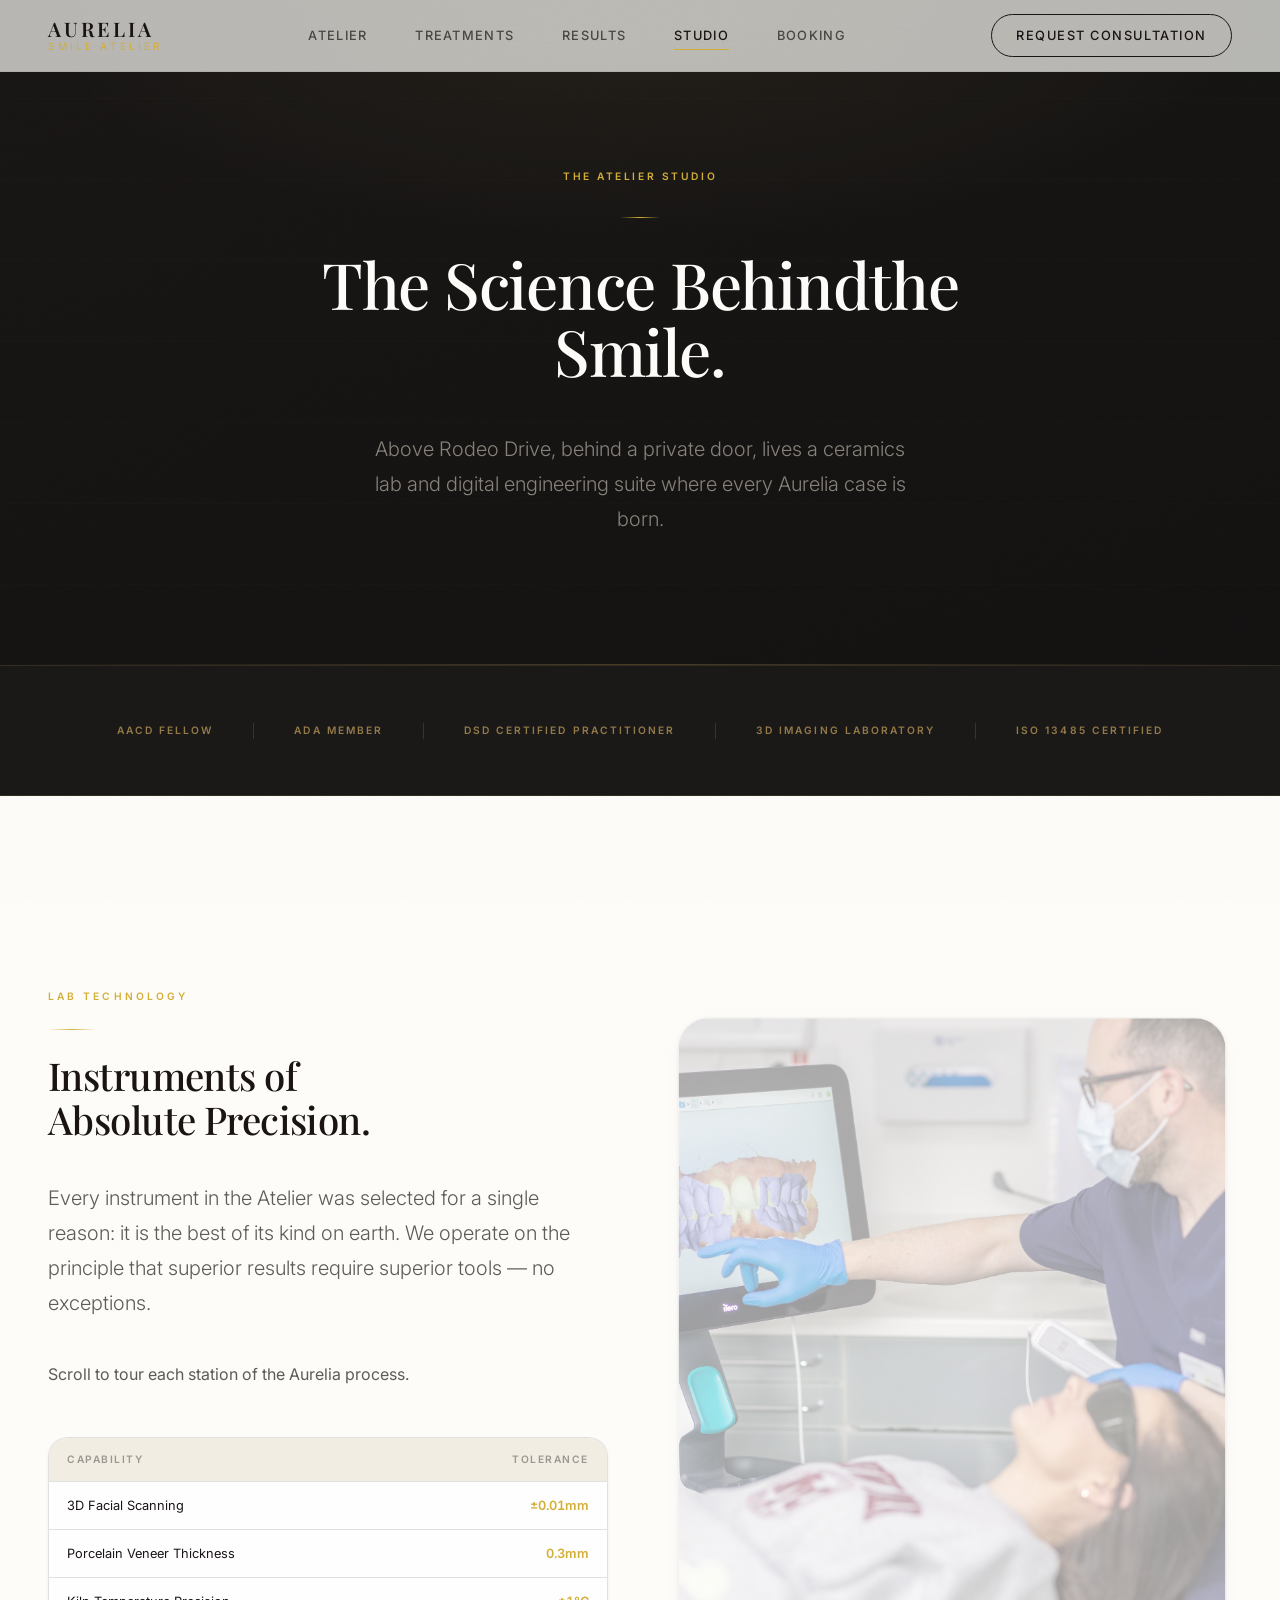
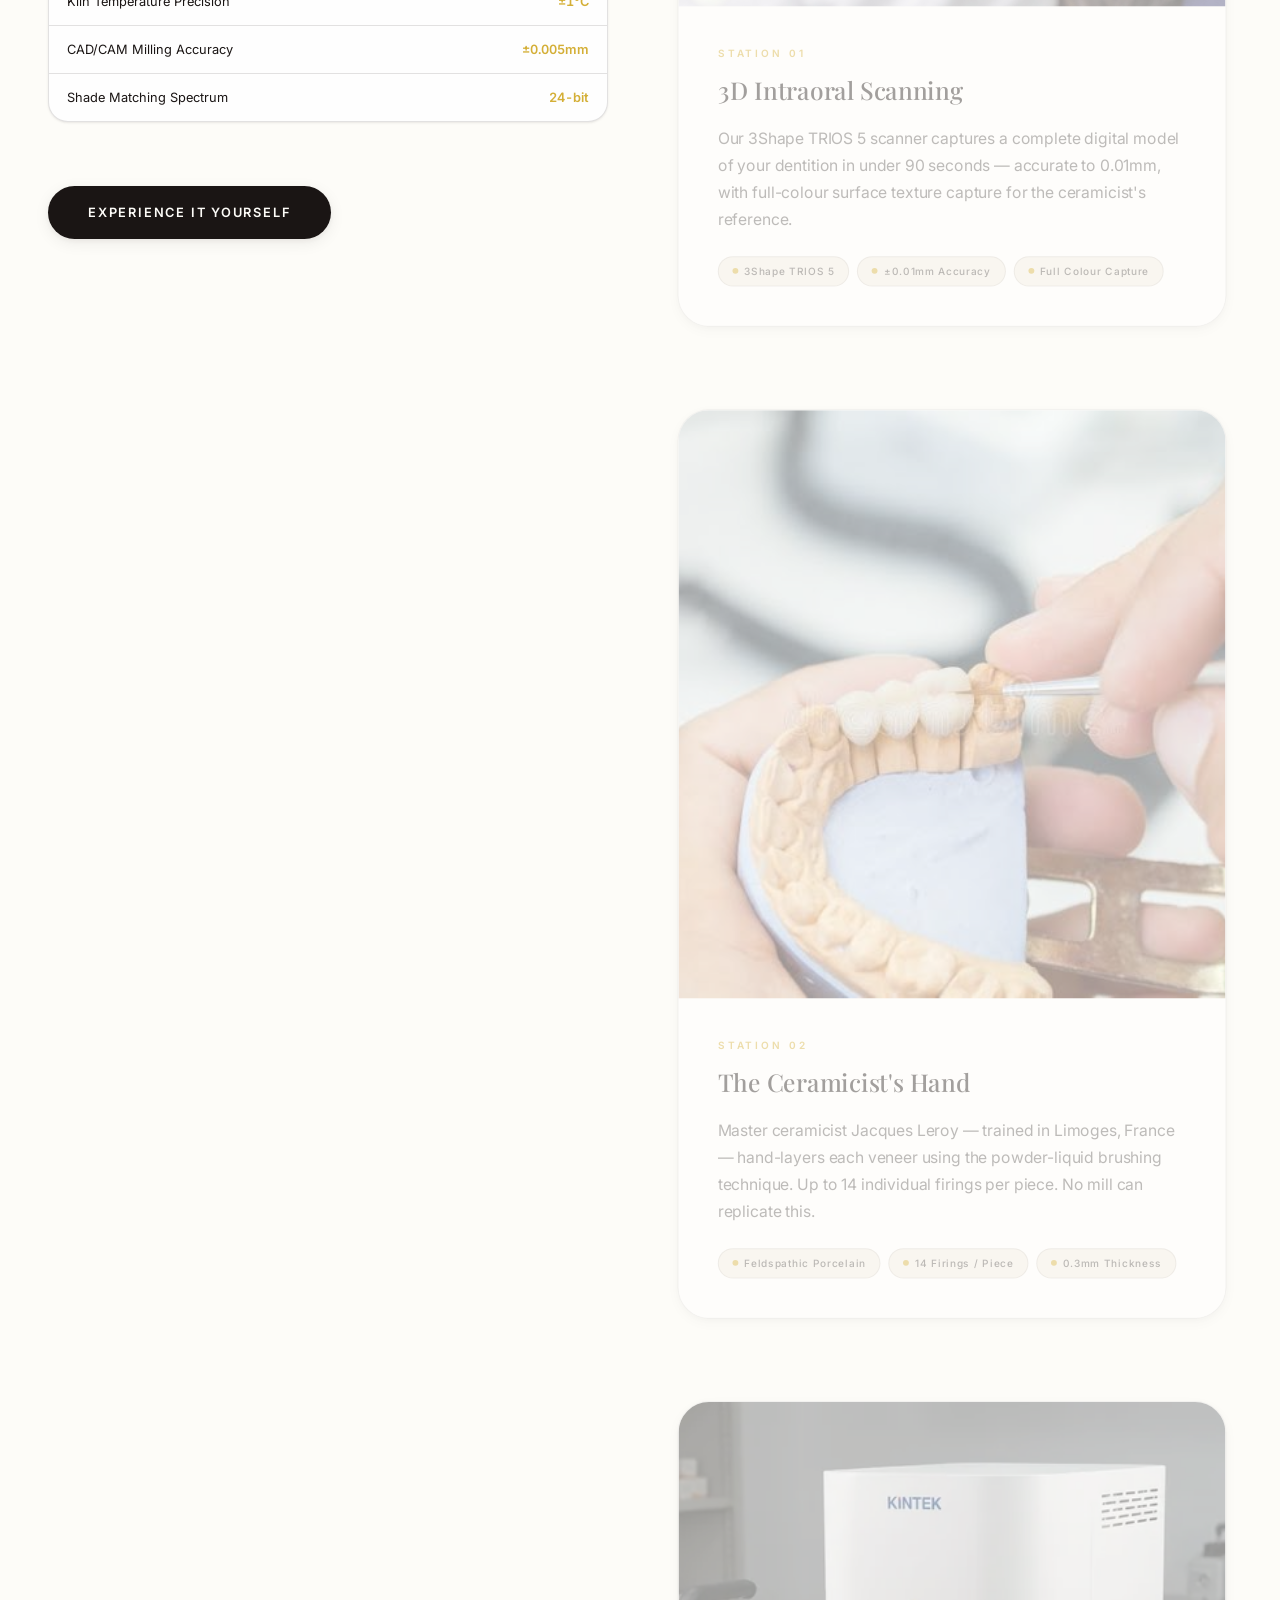
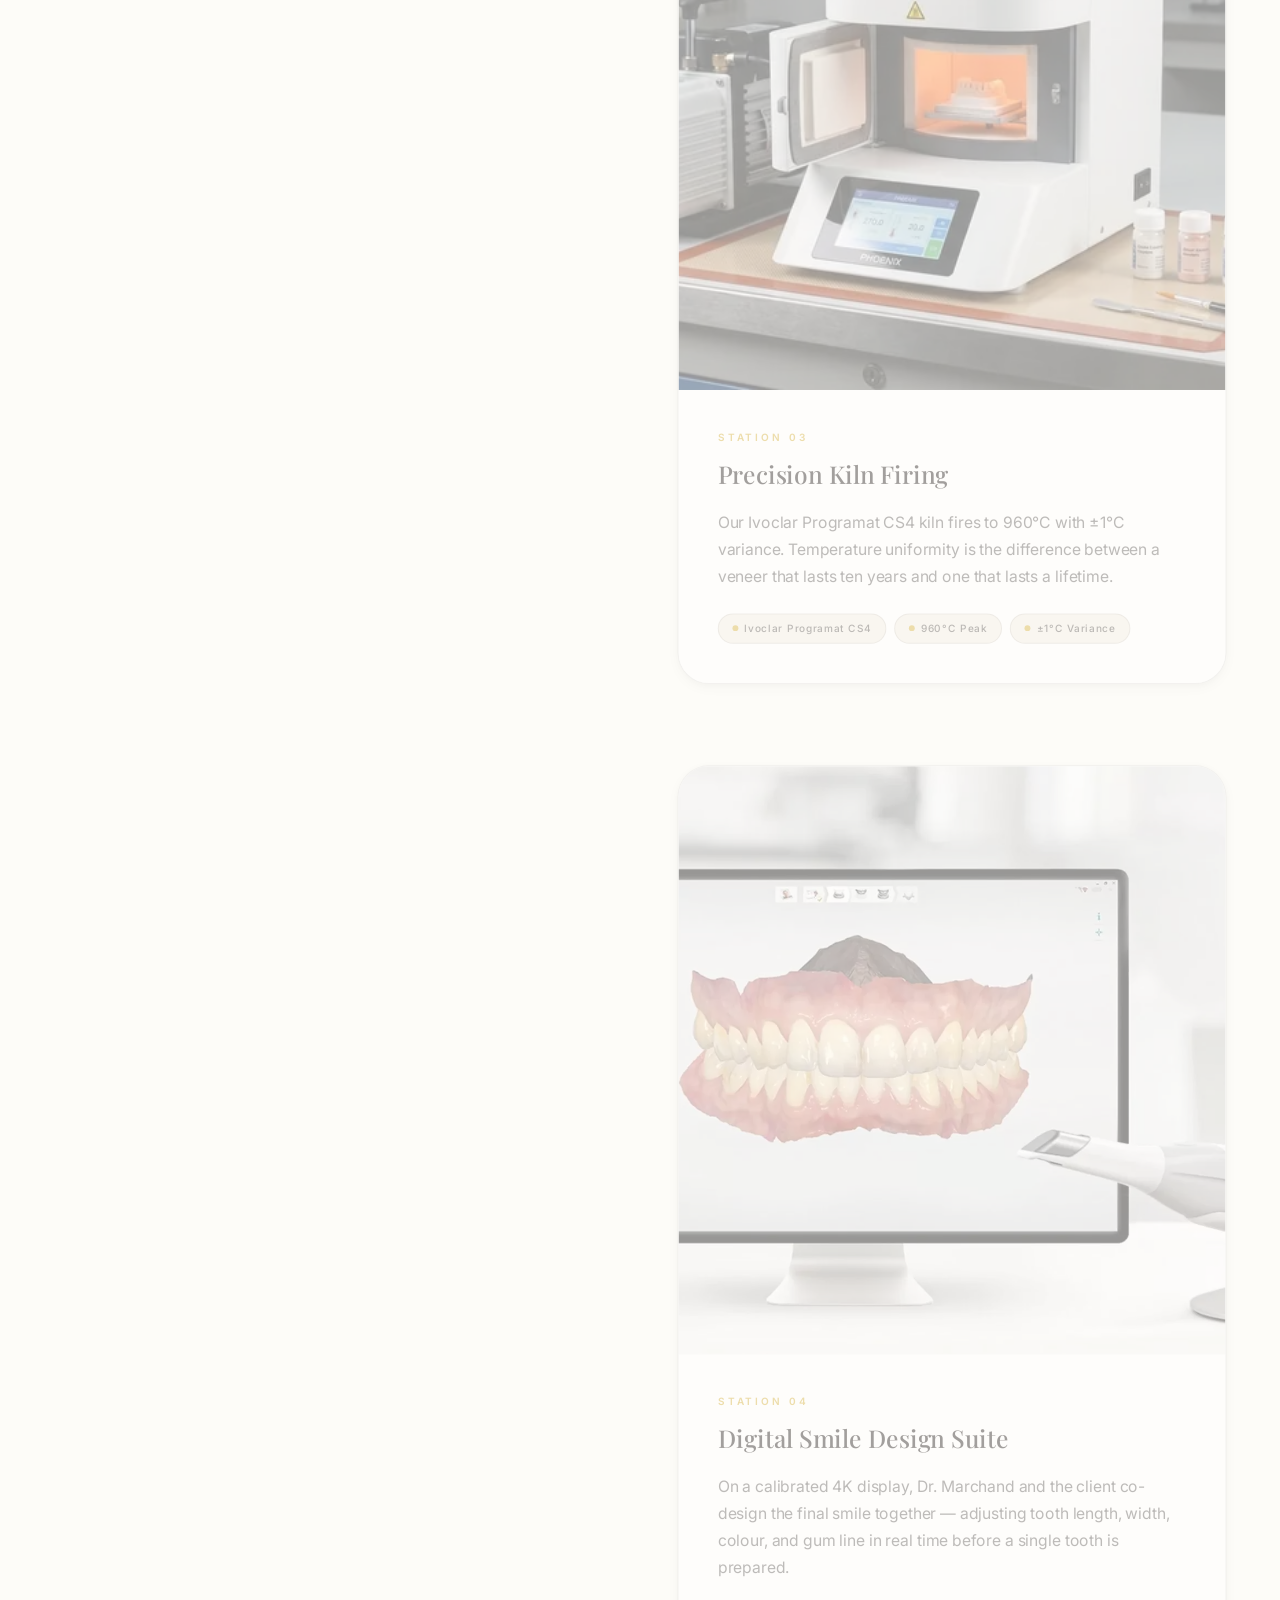
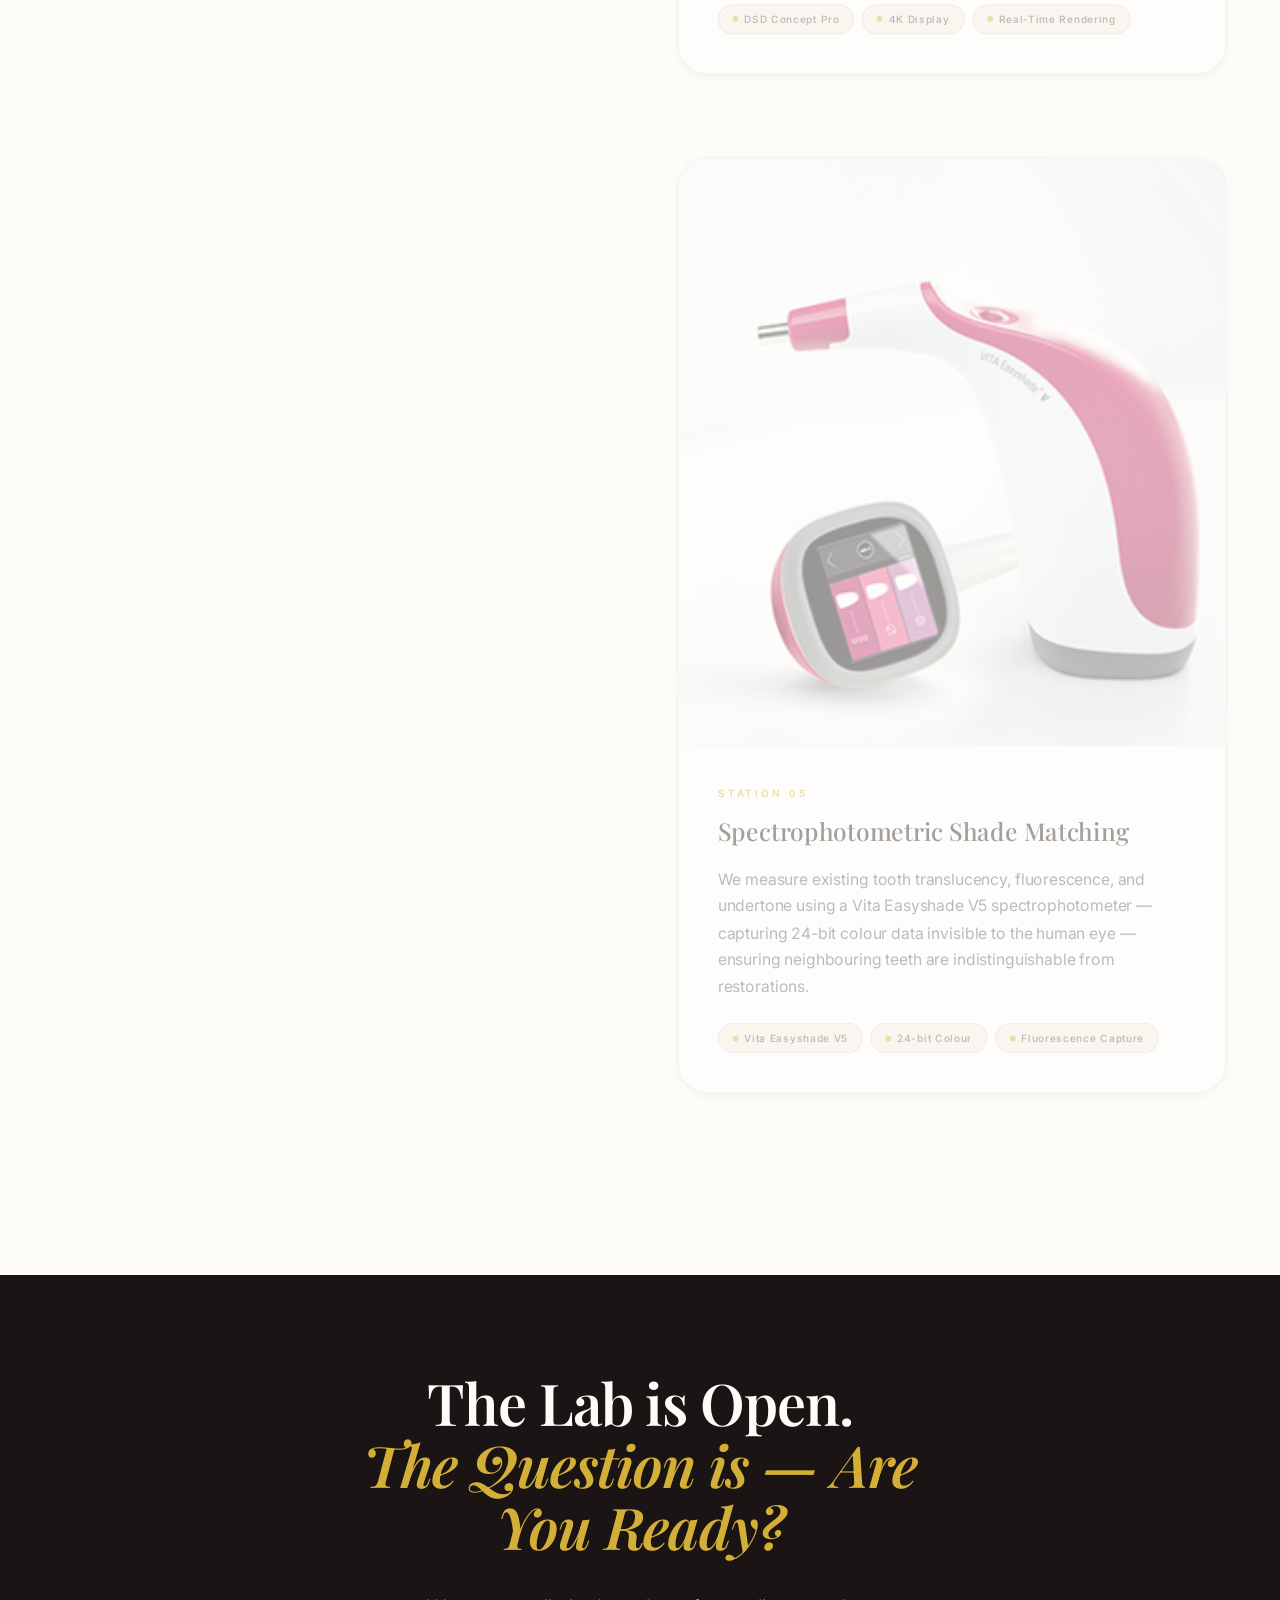
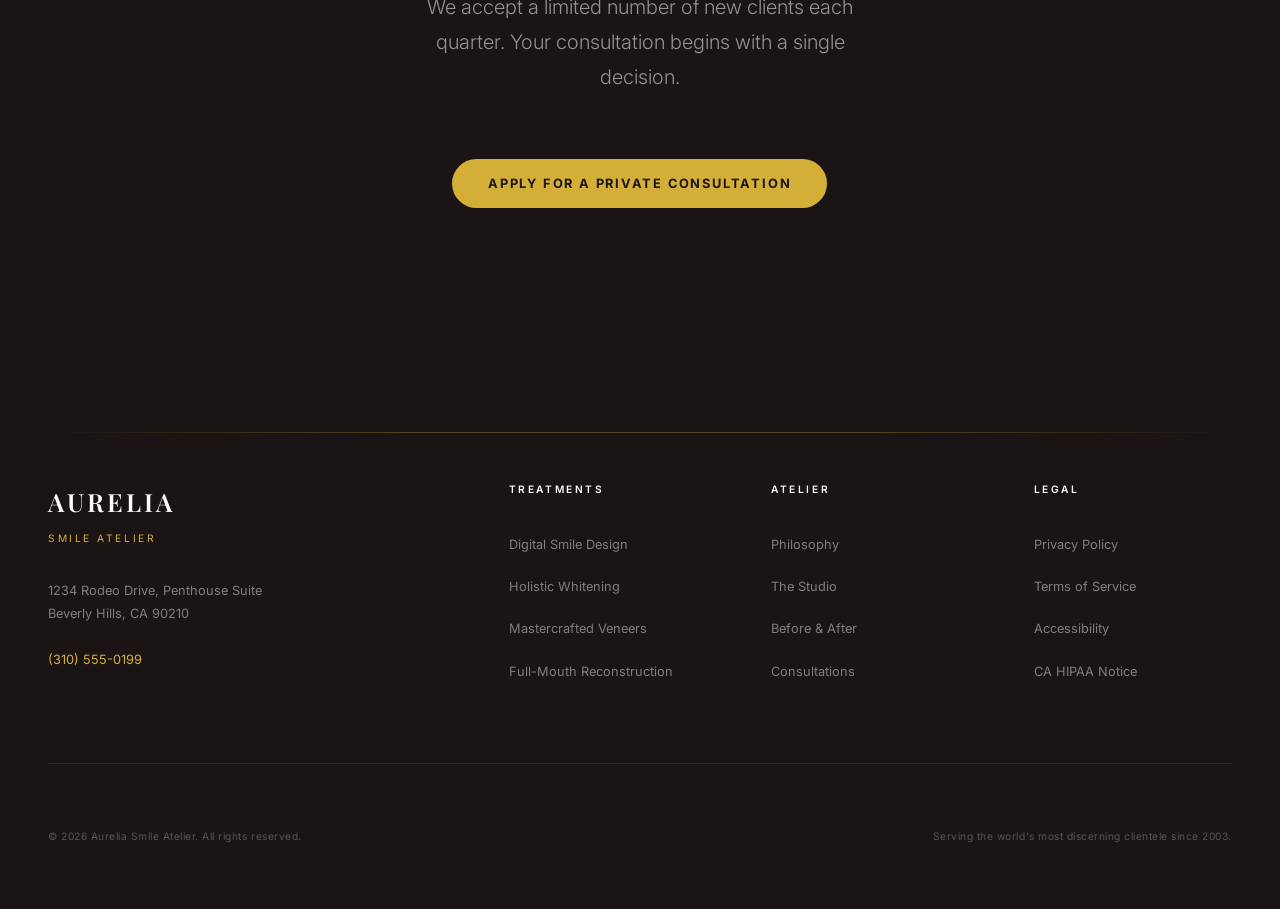
<file: studio.html>
<!DOCTYPE html>
<html lang="en">
<head>
  <meta charset="UTF-8" />
  <meta name="viewport" content="width=device-width, initial-scale=1.0" />
  <meta name="description" content="Aurelia Smile Atelier Technology Studio — a tour of the precision instruments, hand-crafted ceramics lab, and digital engineering systems that make the perfect smile possible." />
  <meta name="theme-color" content="#FDFCF8" />
  <title>The Atelier Studio | Aurelia Smile Atelier</title>
  <link rel="stylesheet" href="luxury.css?v=8" />
</head>
<body>

  <div class="noise-overlay" aria-hidden="true"></div>
  <span id="cur-ring" aria-hidden="true"><span id="cur-label"></span></span>
  <span id="cur-dot" aria-hidden="true"></span>
  <div class="page-wipe" aria-hidden="true">
    <div class="page-wipe__panel"></div><div class="page-wipe__panel"></div>
    <div class="page-wipe__panel"></div><div class="page-wipe__panel"></div>
    <div class="page-wipe__panel"></div>
  </div>
  <div class="page-wipe__accent" aria-hidden="true"></div>

  

  <!-- NAV -->
  <nav class="site-nav" role="navigation" aria-label="Primary navigation">
    <div class="nav-inner">
      <a href="index.html" class="nav-wordmark">
        <span class="nav-wordmark__name">AURELIA</span>
        <span class="nav-wordmark__sub">Smile Atelier</span>
      </a>
      <div class="nav-links">
        <a href="index.html">Atelier</a>
        <a href="treatments.html">Treatments</a>
        <a href="results.html">Results</a>
        <a href="studio.html" class="is-active">Studio</a>
        <a href="booking.html">Booking</a>
      </div>
      <a href="booking.html" class="nav-cta btn-magnetic" data-cursor="Book">
        <span class="btn-magnetic__text">Request Consultation</span>
      </a>
        <button id="mobile-menu-btn" aria-label="Toggle mobile menu" data-cursor="">
          <svg width="24" height="24" viewBox="0 0 24 24" fill="none" stroke="currentColor" stroke-width="1.5" stroke-linecap="round" stroke-linejoin="round">
            <line x1="3" y1="12" x2="21" y2="12"></line>
            <line x1="3" y1="6" x2="21" y2="6"></line>
            <line x1="3" y1="18" x2="21" y2="18"></line>
          </svg>
        </button>
    </div>
  </nav>

  <main id="main-content">

    <!-- ═══ HERO ═══ -->
    <section class="studio-hero pt-nav" aria-labelledby="studio-heading">
      <!-- Ambient noise layer -->
      <div class="studio-hero__noise" aria-hidden="true"></div>
      <div class="container studio-hero__inner">
        <span class="eyebrow fade-up" style="color:var(--champagne);letter-spacing:0.25em;">The Atelier Studio</span>
        <div class="studio-hero__rule fade-up" style="transition-delay:60ms;" aria-hidden="true"></div>
        <h1 id="studio-heading" class="display-xl fade-up studio-hero__title" style="transition-delay:120ms;" data-reveal="words">
          The Science Behind<br/>the Smile.
        </h1>
        <p class="body-lg fade-up studio-hero__sub" style="transition-delay:280ms;">
          Above Rodeo Drive, behind a private door, lives a ceramics lab and digital
          engineering suite where every Aurelia case is born.
        </p>
      </div>
    </section>

    <!-- ═══ CREDENTIAL BAR ═══ -->
    <section class="studio-cred-bar" aria-label="Credentials">
      <div class="container">
        <div class="studio-cred-bar__inner">
          <span class="studio-cred-bar__item">AACD Fellow</span>
          <span class="studio-cred-bar__sep" aria-hidden="true"></span>
          <span class="studio-cred-bar__item">ADA Member</span>
          <span class="studio-cred-bar__sep" aria-hidden="true"></span>
          <span class="studio-cred-bar__item">DSD Certified Practitioner</span>
          <span class="studio-cred-bar__sep" aria-hidden="true"></span>
          <span class="studio-cred-bar__item">3D Imaging Laboratory</span>
          <span class="studio-cred-bar__sep" aria-hidden="true"></span>
          <span class="studio-cred-bar__item">ISO 13485 Certified</span>
        </div>
      </div>
    </section>

    <!-- ═══ STICKY SCROLL LAB TOUR ═══ -->
    <section class="section-lg" aria-labelledby="lab-heading">
      <div class="container">
        <div class="sticky-scroll-section">

          <!-- STICKY LEFT -->
          <div class="sticky-col" data-reveal="slide-left">
            <span class="eyebrow fade-up">Lab Technology</span>
            <div class="divider-gold fade-up" style="transition-delay:60ms;"></div>
            <h2 id="lab-heading" class="display-md fade-up" style="transition-delay:120ms;margin-bottom:var(--space-5);">
              Instruments of<br/>Absolute Precision.
            </h2>
            <p class="body-lg fade-up" style="transition-delay:200ms;margin-bottom:var(--space-5);">
              Every instrument in the Atelier was selected for a single reason: it is the
              best of its kind on earth. We operate on the principle that superior results
              require superior tools — no exceptions.
            </p>
            <p class="body-base fade-up studio-scroll-hint" style="transition-delay:280ms;margin-bottom:var(--space-6);">
              Scroll to tour each station of the Aurelia process.
            </p>

            <!-- Spec table -->
            <div class="studio-spec-card fade-up" style="transition-delay:360ms;">
              <table class="studio-spec-table" aria-label="Technology specifications">
                <thead>
                  <tr>
                    <th>Capability</th>
                    <th>Tolerance</th>
                  </tr>
                </thead>
                <tbody>
                  <tr>
                    <td>3D Facial Scanning</td>
                    <td>±0.01mm</td>
                  </tr>
                  <tr>
                    <td>Porcelain Veneer Thickness</td>
                    <td>0.3mm</td>
                  </tr>
                  <tr>
                    <td>Kiln Temperature Precision</td>
                    <td>±1°C</td>
                  </tr>
                  <tr>
                    <td>CAD/CAM Milling Accuracy</td>
                    <td>±0.005mm</td>
                  </tr>
                  <tr>
                    <td>Shade Matching Spectrum</td>
                    <td>24-bit</td>
                  </tr>
                </tbody>
              </table>
            </div>

            <div class="studio-cta-wrap fade-up" style="margin-top:var(--space-8);transition-delay:440ms;">
              <a href="booking.html" class="btn-primary btn-magnetic" data-cursor="Book">
                <span class="btn-magnetic__text">Experience It Yourself</span>
              </a>
            </div>
          </div>

          <!-- SCROLLING RIGHT COLUMN -->
          <div class="scroll-col">

            <!-- Item 1 -->
            <div class="scroll-item">
              <img
                src="images/dentistholdingdigital3dscannermodernclinic.png"
                alt="Macro photograph of a 3D intraoral scanner capturing dental impressions with blue laser light"
                width="800" height="600"
                loading="lazy"
              />
              <div class="scroll-item__caption">
                <span class="eyebrow">Station 01</span>
                <h3 style="font-family:var(--font-display);font-size:var(--text-lg);font-weight:500;margin:var(--space-1) 0 var(--space-2);">
                  3D Intraoral Scanning
                </h3>
                <p class="body-base" style="margin-bottom:var(--space-3);">
                  Our 3Shape TRIOS 5 scanner captures a complete digital model of your
                  dentition in under 90 seconds — accurate to 0.01mm, with full-colour
                  surface texture capture for the ceramicist's reference.
                </p>
                <div class="tech-pills-wrap">
                  <span class="tech-pill"><span class="tech-pill__dot"></span>3Shape TRIOS 5</span>
                  <span class="tech-pill"><span class="tech-pill__dot"></span>±0.01mm Accuracy</span>
                  <span class="tech-pill"><span class="tech-pill__dot"></span>Full Colour Capture</span>
                </div>
              </div>
            </div>

            <!-- Item 2 -->
            <div class="scroll-item">
              <img
                src="images/dentatechniciansculptingceramicteethmacro.png"
                alt="Dental ceramicist in white coat meticulously layering porcelain powder under a precision light source"
                width="800" height="600"
                loading="lazy"
              />
              <div class="scroll-item__caption">
                <span class="eyebrow">Station 02</span>
                <h3 style="font-family:var(--font-display);font-size:var(--text-lg);font-weight:500;margin:var(--space-1) 0 var(--space-2);">
                  The Ceramicist's Hand
                </h3>
                <p class="body-base" style="margin-bottom:var(--space-3);">
                  Master ceramicist Jacques Leroy — trained in Limoges, France — hand-layers
                  each veneer using the powder-liquid brushing technique. Up to 14 individual
                  firings per piece. No mill can replicate this.
                </p>
                <div class="tech-pills-wrap">
                  <span class="tech-pill"><span class="tech-pill__dot"></span>Feldspathic Porcelain</span>
                  <span class="tech-pill"><span class="tech-pill__dot"></span>14 Firings / Piece</span>
                  <span class="tech-pill"><span class="tech-pill__dot"></span>0.3mm Thickness</span>
                </div>
              </div>
            </div>

            <!-- Item 3 -->
            <div class="scroll-item">
              <img
                src="images/hightechmedicaloverlaboratorglowingheat.png"
                alt="Inside a dental ceramics kiln firing chamber at 960 degrees Celsius"
                width="800" height="600"
                loading="lazy"
              />
              <div class="scroll-item__caption">
                <span class="eyebrow">Station 03</span>
                <h3 style="font-family:var(--font-display);font-size:var(--text-lg);font-weight:500;margin:var(--space-1) 0 var(--space-2);">
                  Precision Kiln Firing
                </h3>
                <p class="body-base" style="margin-bottom:var(--space-3);">
                  Our Ivoclar Programat CS4 kiln fires to 960°C with ±1°C variance.
                  Temperature uniformity is the difference between a veneer that lasts
                  ten years and one that lasts a lifetime.
                </p>
                <div class="tech-pills-wrap">
                  <span class="tech-pill"><span class="tech-pill__dot"></span>Ivoclar Programat CS4</span>
                  <span class="tech-pill"><span class="tech-pill__dot"></span>960°C Peak</span>
                  <span class="tech-pill"><span class="tech-pill__dot"></span>±1°C Variance</span>
                </div>
              </div>
            </div>

            <!-- Item 4 -->
            <div class="scroll-item">
              <img
                src="images/appleprodisplayxdrmodernwhiteoffice.png"
                alt="Digital Smile Design software showing before and after smile simulation on a calibrated 4K display"
                width="800" height="600"
                loading="lazy"
              />
              <div class="scroll-item__caption">
                <span class="eyebrow">Station 04</span>
                <h3 style="font-family:var(--font-display);font-size:var(--text-lg);font-weight:500;margin:var(--space-1) 0 var(--space-2);">
                  Digital Smile Design Suite
                </h3>
                <p class="body-base" style="margin-bottom:var(--space-3);">
                  On a calibrated 4K display, Dr. Marchand and the client co-design the
                  final smile together — adjusting tooth length, width, colour, and gum
                  line in real time before a single tooth is prepared.
                </p>
                <div class="tech-pills-wrap">
                  <span class="tech-pill"><span class="tech-pill__dot"></span>DSD Concept Pro</span>
                  <span class="tech-pill"><span class="tech-pill__dot"></span>4K Display</span>
                  <span class="tech-pill"><span class="tech-pill__dot"></span>Real-Time Rendering</span>
                </div>
              </div>
            </div>

            <!-- Item 5 -->
            <div class="scroll-item">
              <img
                src="images/macromedicalopticainstrumentwhite.png"
                alt="Macro photograph of a spectrophotometer measuring precise shade colour of porcelain veneer"
                width="800" height="600"
                loading="lazy"
              />
              <div class="scroll-item__caption">
                <span class="eyebrow">Station 05</span>
                <h3 style="font-family:var(--font-display);font-size:var(--text-lg);font-weight:500;margin:var(--space-1) 0 var(--space-2);">
                  Spectrophotometric Shade Matching
                </h3>
                <p class="body-base" style="margin-bottom:var(--space-3);">
                  We measure existing tooth translucency, fluorescence, and undertone
                  using a Vita Easyshade V5 spectrophotometer — capturing 24-bit colour
                  data invisible to the human eye — ensuring neighbouring teeth are
                  indistinguishable from restorations.
                </p>
                <div class="tech-pills-wrap">
                  <span class="tech-pill"><span class="tech-pill__dot"></span>Vita Easyshade V5</span>
                  <span class="tech-pill"><span class="tech-pill__dot"></span>24-bit Colour</span>
                  <span class="tech-pill"><span class="tech-pill__dot"></span>Fluorescence Capture</span>
                </div>
              </div>
            </div>

          </div><!-- /scroll-col -->

        </div><!-- /sticky-scroll-section -->
      </div>
    </section>

    

    <!-- ═══ FINAL CTA ═══ -->
    <section class="section-sm" style="background:var(--espresso);" aria-label="Book your consultation">
      <div class="container" style="text-align:center;">
        <h2 class="display-lg fade-up" style="color:var(--alabaster);margin-bottom:var(--space-4);max-width:640px;margin-left:auto;margin-right:auto;">
          The Lab is Open.<br/>
          <em style="font-style:italic;color:var(--champagne);">The Question is — Are You Ready?</em>
        </h2>
        <p class="body-lg fade-up" style="color:var(--platinum-60);max-width:480px;margin:0 auto var(--space-8);transition-delay:120ms;">
          We accept a limited number of new clients each quarter.
          Your consultation begins with a single decision.
        </p>
        <div class="fade-up" style="transition-delay:200ms;">
          <a href="booking.html" class="btn-gold btn-magnetic" data-cursor="Book">
            <span class="btn-magnetic__text">Apply for a Private Consultation</span>
          </a>
        </div>
      </div>
    </section>

  </main>

  <!-- FOOTER -->
  <footer class="site-footer" role="contentinfo">
    <div class="container">
      <div class="footer-gold-line"></div>
      <div class="footer-grid">
        <div>
          <p class="footer-brand__name">AURELIA</p>
          <p class="footer-brand__tag">Smile Atelier</p>
          <address class="footer-brand__address" style="font-style:normal;">
            1234 Rodeo Drive, Penthouse Suite<br/>Beverly Hills, CA 90210<br/><br/>
            <a href="tel:+13105550199" style="color:var(--champagne);text-decoration:none;">(310) 555-0199</a>
          </address>
        </div>
        <div>
          <p class="footer-col__title">Treatments</p>
          <ul class="footer-links">
            <li><a href="treatments.html">Digital Smile Design</a></li>
            <li><a href="treatments.html">Holistic Whitening</a></li>
            <li><a href="treatments.html">Mastercrafted Veneers</a></li>
            <li><a href="treatments.html">Full-Mouth Reconstruction</a></li>
          </ul>
        </div>
        <div>
          <p class="footer-col__title">Atelier</p>
          <ul class="footer-links">
            <li><a href="index.html">Philosophy</a></li>
            <li><a href="studio.html">The Studio</a></li>
            <li><a href="results.html">Before &amp; After</a></li>
            <li><a href="booking.html">Consultations</a></li>
          </ul>
        </div>
        <div>
          <p class="footer-col__title">Legal</p>
          <ul class="footer-links">
            <li><a href="javascript:void(0);">Privacy Policy</a></li>
            <li><a href="javascript:void(0);">Terms of Service</a></li>
            <li><a href="javascript:void(0);">Accessibility</a></li>
            <li><a href="javascript:void(0);">CA HIPAA Notice</a></li>
          </ul>
        </div>
      </div>
      <div class="footer-bottom">
        <p>&copy; 2026 Aurelia Smile Atelier. All rights reserved.</p>
        <p>Serving the world's most discerning clientele since 2003.</p>
      </div>
    </div>
  </footer>

  <script src="engine.js?v=8"></script>
  

  <!-- FULLSCREEN MOBILE MENU -->
  <div class="mobile-overlay" id="mobile-menu" aria-hidden="true" style="background: rgba(253, 252, 248, 0.95); backdrop-filter: blur(24px); -webkit-backdrop-filter: blur(24px);">
    <div class="noise-overlay" aria-hidden="true"></div>
    <div class="mobile-overlay__header" style="position: relative; z-index: 10; padding: 2rem; display: flex; justify-content: space-between; align-items: center;">
      <span class="nav-wordmark__name" style="color: var(--espresso); font-family: var(--font-display); font-size: 1.5rem; letter-spacing: 0.1em;">AURELIA</span>
      <button class="mobile-close" id="mobile-close" aria-label="Close menu" data-cursor="" style="color: var(--espresso); background: none; border: none; cursor: pointer;">
        <svg width="32" height="32" viewBox="0 0 24 24" fill="none"><path d="M18 6L6 18M6 6l12 12" stroke="currentColor" stroke-width="1.5" stroke-linecap="round" stroke-linejoin="round"/></svg>
      </button>
    </div>
    <div class="mobile-overlay__links" style="position: relative; z-index: 10; display: flex; flex-direction: column; align-items: center; justify-content: center; height: 70%; gap: 2rem;">
      <a href="index.html" class="display-md" style="color: var(--espresso); text-decoration: none;">Atelier</a>
      <a href="treatments.html" class="display-md" style="color: var(--espresso); text-decoration: none;">Treatments</a>
      <a href="results.html" class="display-md" style="color: var(--espresso); text-decoration: none;">Results</a>
      <a href="studio.html" class="display-md" style="color: var(--espresso); text-decoration: none;">Studio</a>
      <a href="booking.html" class="display-md" style="color: var(--espresso); text-decoration: none;">Booking</a>
    </div>
  </div>

</body>
</html>
</file>
<file: luxury.css>
/* ============================================================
   AURELIA SMILE ATELIER — luxury.css
   Senior UI/UX System | Beverly Hills Design Agency
   Every value is intentional. Nothing is a default.
   ============================================================ */

/* ── 0. GOOGLE FONTS IMPORT ─────────────────────────────── */
@import url('https://fonts.googleapis.com/css2?family=Cormorant+Garamond:ital,wght@0,300;0,400;0,500;0,600;0,700;1,300;1,400;1,500&family=Playfair+Display:ital,wght@0,400;0,500;0,600;0,700;0,800;1,400;1,500&family=Inter:wght@300;400;500;600&display=swap');

/* ── 1. DESIGN TOKENS ────────────────────────────────────── */
html {
  scroll-behavior: smooth;
}

:root {
  /* Colour System */
  --alabaster: #FDFCF8;
  --sunlit-white: #FEFEFE;
  --warm-cream: #F8F5EF;
  --soft-cream: #F2EDE3;
  --espresso: #1A1514;
  --espresso-70: rgba(26, 21, 20, 0.70);
  --espresso-40: rgba(26, 21, 20, 0.40);
  --espresso-12: rgba(26, 21, 20, 0.12);
  --espresso-06: rgba(26, 21, 20, 0.06);
  --champagne: #D4AF37;
  --champagne-80: rgba(212, 175, 55, 0.80);
  --champagne-20: rgba(212, 175, 55, 0.20);
  --champagne-08: rgba(212, 175, 55, 0.08);
  --platinum: #E8E4DC;
  --platinum-60: rgba(232, 228, 220, 0.60);
  --glass-white: rgba(255, 255, 255, 0.72);
  --glass-border: rgba(255, 255, 255, 0.55);
  --glass-shadow: rgba(26, 21, 20, 0.08);

  /* Typography Scale — Major Third (1.250) */
  --text-xs: 0.64rem;
  --text-sm: 0.8rem;
  --text-base: 1rem;
  --text-md: 1.25rem;
  --text-lg: 1.563rem;
  --text-xl: 1.953rem;
  --text-2xl: 2.441rem;
  --text-3xl: 3.052rem;
  --text-4xl: 3.815rem;
  --text-5xl: 4.768rem;
  --text-6xl: 5.96rem;

  /* Font Families */
  --font-display: 'Playfair Display', 'Cormorant Garamond', Georgia, serif;
  --font-editorial: 'Cormorant Garamond', 'Playfair Display', Georgia, serif;
  --font-body: 'Inter', system-ui, -apple-system, sans-serif;

  /* Spacing System — 8pt Grid */
  --space-1: 0.5rem;
  --space-2: 1rem;
  --space-3: 1.5rem;
  --space-4: 2rem;
  --space-5: 2.5rem;
  --space-6: 3rem;
  --space-8: 4rem;
  --space-10: 5rem;
  --space-12: 6rem;
  --space-16: 8rem;
  --space-20: 10rem;
  --space-24: 12rem;

  /* Motion */
  --ease-out-expo: cubic-bezier(0.16, 1, 0.3, 1);
  --ease-out-quart: cubic-bezier(0.25, 1, 0.5, 1);
  --ease-in-out-sine: cubic-bezier(0.37, 0, 0.63, 1);
  --ease-spring: cubic-bezier(0.34, 1.56, 0.64, 1);
  --ease-luxe: cubic-bezier(0.22, 0.61, 0.36, 1);

  /* Duration */
  --dur-instant: 80ms;
  --dur-fast: 220ms;
  --dur-medium: 420ms;
  --dur-slow: 680ms;
  --dur-cinematic: 1100ms;

  /* Layout */
  --container-xl: 1320px;
  --container-lg: 1080px;
  --container-md: 760px;
  --nav-height: 72px;
  --section-gap: var(--space-20);

  /* Borders */
  --radius-sm: 4px;
  --radius-md: 10px;
  --radius-lg: 20px;
  --radius-xl: 32px;
  --radius-full: 9999px;
  --border-thin: 1px solid var(--espresso-12);
  --border-gold: 1px solid var(--champagne);
  --border-glass: 1px solid var(--glass-border);

  /* Shadows */
  --shadow-xs: 0 1px 3px rgba(26, 21, 20, 0.06), 0 1px 2px rgba(26, 21, 20, 0.04);
  --shadow-sm: 0 4px 16px rgba(26, 21, 20, 0.07), 0 2px 6px rgba(26, 21, 20, 0.05);
  --shadow-md: 0 8px 32px rgba(26, 21, 20, 0.09), 0 4px 12px rgba(26, 21, 20, 0.06);
  --shadow-lg: 0 20px 56px rgba(26, 21, 20, 0.12), 0 8px 20px rgba(26, 21, 20, 0.07);
  --shadow-xl: 0 40px 100px rgba(26, 21, 20, 0.16), 0 16px 40px rgba(26, 21, 20, 0.10);
  --shadow-gold: 0 0 32px rgba(212, 175, 55, 0.22), 0 4px 16px rgba(212, 175, 55, 0.14);
}

/* ── 2. RESET & BASE ─────────────────────────────────────── */
*,
*::before,
*::after {
  box-sizing: border-box;
  margin: 0;
  padding: 0;
}

html {
  font-size: 16px;
  scroll-behavior: smooth;
  text-rendering: optimizeLegibility;
  -webkit-font-smoothing: antialiased;
  -moz-osx-font-smoothing: grayscale;
  overflow-x: clip;
  max-width: 100vw;
}

body {
  background-color: var(--alabaster);
  color: var(--espresso);
  font-family: var(--font-body);
  font-weight: 400;
  line-height: 1.65;
  overflow-x: clip;
  max-width: 100%;
  position: relative;
  overflow-wrap: break-word;
  word-wrap: break-word;
  -webkit-hyphens: none;
  hyphens: none;
}

/* Ensure native cursor works in fullscreen (fixes missing cursor over video) */
:fullscreen,
:fullscreen * {
  cursor: auto !important;
}

:-webkit-full-screen,
:-webkit-full-screen * {
  cursor: auto !important;
}

:-moz-full-screen,
:-moz-full-screen * {
  cursor: auto !important;
}

@media (prefers-reduced-motion: reduce) {

  *,
  *::before,
  *::after {
    animation-duration: 0.01ms !important;
    animation-iteration-count: 1 !important;
    transition-duration: 0.01ms !important;
    scroll-behavior: auto !important;
  }

  body {
    cursor: auto;
  }

  #cur-dot,
  #cur-ring,
  .autoscroll-disc,
  .autoscroll-anchor {
    display: none !important;
  }

  .marquee-inner {
    animation-duration: 5s !important;
  }
}

img,
video {
  display: block;
  max-width: 100%;
}

a {
  color: inherit;
  text-decoration: none;
  cursor: pointer;
}

button {
  cursor: pointer;
  font-family: inherit;
}

ul,
ol {
  list-style: none;
}

/* ── 3. NOISE TEXTURE OVERLAY ────────────────────────────── */
.noise-overlay {
  position: fixed;
  inset: 0;
  z-index: 9998;
  pointer-events: none;
  opacity: 0.022;
  mix-blend-mode: multiply;
  width: 100%;
  height: 100%;
}

/* ── 4. LUXURY CUSTOM CURSOR (PORTED FROM WARREN / AGOURA HILLS) ── */
#cur-dot,
#cur-ring {
  position: fixed;
  top: 0;
  left: 0;
  border-radius: 50%;
  background: transparent;
  mix-blend-mode: difference;
  pointer-events: none;
  opacity: 0;
  will-change: transform;
  transform: translate(-100px, -100px);
}

#cur-dot {
  width: 7px;
  height: 7px;
  background: #fff;
  z-index: 100001;
  transition: width 0.28s cubic-bezier(0.22, 1, 0.36, 1),
    height 0.28s cubic-bezier(0.22, 1, 0.36, 1);
}

#cur-ring {
  width: 34px;
  height: 34px;
  border: 1px solid #fff;
  z-index: 100000;
  display: flex;
  align-items: center;
  justify-content: center;
  transition: width 0.45s cubic-bezier(0.22, 1, 0.36, 1),
    height 0.45s cubic-bezier(0.22, 1, 0.36, 1),
    border-radius 0.45s cubic-bezier(0.22, 1, 0.36, 1),
    background-color 0.28s cubic-bezier(0.22, 1, 0.36, 1);
}

#cur-label {
  font-family: var(--font-body);
  font-size: 9px;
  font-weight: 600;
  letter-spacing: 0.14em;
  text-transform: uppercase;
  color: #fff;
  opacity: 0;
  transition: opacity 0.2s cubic-bezier(0.22, 1, 0.36, 1);
  white-space: nowrap;
  pointer-events: none;
  user-select: none;
}

#cur-ring.is-over #cur-label {
  opacity: 1;
}

#cur-ring.is-text #cur-label {
  opacity: 0;
}

html.cursor-on #cur-dot {
  opacity: 1;
  transition: width 0.28s cubic-bezier(0.22, 1, 0.36, 1),
    height 0.28s cubic-bezier(0.22, 1, 0.36, 1),
    opacity 0.22s linear 0.03s;
}

html.cursor-on #cur-ring {
  opacity: 1;
  transition: width 0.45s cubic-bezier(0.22, 1, 0.36, 1),
    height 0.45s cubic-bezier(0.22, 1, 0.36, 1),
    border-radius 0.45s cubic-bezier(0.22, 1, 0.36, 1),
    opacity 0.22s linear 0.03s;
}

#cur-dot.is-over {
  width: 0;
  height: 0;
}

#cur-ring.is-over {
  width: 62px;
  height: 62px;
}

#cur-dot.is-text {
  width: 0;
  height: 0;
}

#cur-ring.is-text {
  width: 2px;
  height: 26px;
  border-radius: 0;
  border-width: 0;
  background: #fff;
}

.autoscroll-anchor {
  display: none !important;
  visibility: hidden !important;
  opacity: 0 !important;
  pointer-events: none !important;
}

.autoscroll-disc {
  position: fixed;
  top: 0;
  left: 0;
  width: 44px;
  height: 44px;
  border-radius: 50%;
  background: rgba(253, 252, 248, 0.94);
  backdrop-filter: blur(8px);
  -webkit-backdrop-filter: blur(8px);
  border: 1.5px solid var(--champagne);
  box-shadow: 0 8px 24px rgba(26, 21, 20, 0.18), 0 0 0 4px rgba(212, 175, 55, 0.12);
  pointer-events: none;
  z-index: 100002;
  opacity: 0;
  transform: translate(-100px, -100px) translate(-50%, -50%) scale(0.6);
  transition: opacity 0.15s ease, transform 0.18s cubic-bezier(0.22, 1, 0.36, 1);
  display: flex;
  align-items: center;
  justify-content: center;
}

.autoscroll-disc.is-active {
  opacity: 1;
  transition: opacity 0.15s ease;
}

.autoscroll-disc svg {
  width: 24px;
  height: 24px;
  overflow: visible;
}

.autoscroll-disc__up,
.autoscroll-disc__dn {
  fill: none;
  stroke: var(--espresso);
  stroke-width: 1.8;
  stroke-linecap: round;
  stroke-linejoin: round;
  opacity: 0.42;
  transition: opacity 0.15s ease, transform 0.15s ease, stroke 0.15s ease;
}

.autoscroll-disc.is-up .autoscroll-disc__up {
  opacity: 1;
  stroke: var(--champagne);
  transform: translateY(-1.5px);
}

.autoscroll-disc.is-dn .autoscroll-disc__dn {
  opacity: 1;
  stroke: var(--champagne);
  transform: translateY(1.5px);
}

.autoscroll-disc__dot {
  fill: var(--champagne);
}

[data-cursor-off],
[data-cursor-off] * {
  cursor: auto !important;
}

@media (pointer: coarse), (prefers-reduced-motion: reduce) {
  #cur-dot,
  #cur-ring,
  .autoscroll-disc,
  .autoscroll-anchor {
    display: none !important;
  }
}

/* ── 5. SPA PAGE TRANSITION WIPE ─────────────────────────── */
.page-wipe {
  position: fixed;
  inset: 0;
  z-index: 9990;
  pointer-events: none;
  display: grid;
  grid-template-columns: repeat(5, 1fr);
}

.page-wipe__panel {
  background: var(--espresso);
  transform: scaleY(0);
  transform-origin: bottom center;
  transition: transform var(--dur-slow) var(--ease-out-expo);
}

.page-wipe.wipe-in .page-wipe__panel {
  transform: scaleY(1);
}

.page-wipe__panel:nth-child(1) {
  transition-delay: 0ms;
}

.page-wipe__panel:nth-child(2) {
  transition-delay: 40ms;
}

.page-wipe__panel:nth-child(3) {
  transition-delay: 80ms;
}

.page-wipe__panel:nth-child(4) {
  transition-delay: 120ms;
}

.page-wipe__panel:nth-child(5) {
  transition-delay: 160ms;
}

.page-wipe.wipe-out .page-wipe__panel {
  transform: scaleY(0);
  transform-origin: top center;
}

.page-wipe.wipe-out .page-wipe__panel:nth-child(1) {
  transition-delay: 0ms;
}

.page-wipe.wipe-out .page-wipe__panel:nth-child(2) {
  transition-delay: 40ms;
}

.page-wipe.wipe-out .page-wipe__panel:nth-child(3) {
  transition-delay: 80ms;
}

.page-wipe.wipe-out .page-wipe__panel:nth-child(4) {
  transition-delay: 120ms;
}

.page-wipe.wipe-out .page-wipe__panel:nth-child(5) {
  transition-delay: 160ms;
}

.page-wipe__accent {
  position: fixed;
  left: 50%;
  top: 0;
  bottom: 0;
  width: 2px;
  background: var(--champagne);
  transform: translateX(-50%) scaleY(0);
  transform-origin: bottom;
  z-index: 9991;
  pointer-events: none;
  transition: transform var(--dur-slow) var(--ease-out-expo);
  transition-delay: 80ms;
}

.page-wipe.wipe-in .page-wipe__accent {
  transform: translateX(-50%) scaleY(1);
}

.page-wipe.wipe-out .page-wipe__accent {
  transform: translateX(-50%) scaleY(0);
  transform-origin: top;
  transition-delay: 80ms;
}

/* ── 6. NAVIGATION ───────────────────────────────────────── */
.site-nav {
  position: fixed;
  top: 0;
  left: 0;
  right: 0;
  height: var(--nav-height);
  z-index: 1000;
  display: flex;
  align-items: center;
  padding: 0 var(--space-6);
  background: rgba(253, 252, 248, 0.7);
  backdrop-filter: blur(24px) saturate(1.6);
  -webkit-backdrop-filter: blur(24px) saturate(1.6);
  border-bottom: 1px solid rgba(26, 21, 20, 0.05);
  transition: transform 0.4s cubic-bezier(0.25, 1, 0.5, 1), background 0.4s ease;
}

.site-nav.is-hidden {
  transform: translateY(-100%);
}

.site-nav.is-scrolled {
  background: var(--glass-white);
  backdrop-filter: blur(24px) saturate(1.6);
  -webkit-backdrop-filter: blur(24px) saturate(1.6);
  box-shadow: 0 1px 0 var(--espresso-06), var(--shadow-xs);
}

.nav-inner {
  width: 100%;
  max-width: var(--container-xl);
  margin: 0 auto;
  display: flex;
  align-items: center;
  justify-content: space-between;
}

.nav-wordmark {
  display: flex;
  flex-direction: column;
  text-decoration: none;
}

.nav-wordmark__name {
  font-family: var(--font-display);
  font-size: var(--text-md);
  font-weight: 600;
  letter-spacing: 0.14em;
  color: var(--espresso);
  line-height: 1.1;
}

.nav-wordmark__sub {
  font-family: var(--font-body);
  font-size: var(--text-xs);
  font-weight: 400;
  letter-spacing: 0.3em;
  text-transform: uppercase;
  color: var(--champagne);
  line-height: 1.2;
}

.nav-links {
  display: flex;
  align-items: center;
  gap: var(--space-6);
}

.nav-links a {
  font-family: var(--font-body);
  font-size: var(--text-sm);
  font-weight: 500;
  letter-spacing: 0.1em;
  text-transform: uppercase;
  color: var(--espresso-70);
  position: relative;
  transition: color var(--dur-fast) var(--ease-out-quart);
}

.nav-links a::after {
  content: '';
  position: absolute;
  bottom: -4px;
  left: 0;
  width: 0;
  height: 1px;
  background: var(--champagne);
  transition: width var(--dur-medium) var(--ease-out-expo);
}

.nav-links a:hover,
.nav-links a.is-active {
  color: var(--espresso);
}

.nav-links a:hover::after,
.nav-links a.is-active::after {
  width: 100%;
}

.nav-cta {
  font-family: var(--font-body);
  font-size: var(--text-sm);
  font-weight: 500;
  letter-spacing: 0.12em;
  text-transform: uppercase;
  padding: 10px 24px;
  border: 1px solid var(--espresso);
  color: var(--espresso);
  background: transparent;
  border-radius: var(--radius-full);
  display: inline-block;
  transition: background var(--dur-fast) var(--ease-out-quart),
    color var(--dur-fast) var(--ease-out-quart),
    box-shadow var(--dur-fast) var(--ease-out-quart);
}

.nav-cta:hover {
  background: var(--espresso);
  color: var(--alabaster);
  box-shadow: var(--shadow-md);
}

/* ── 7. MARQUEE TICKER ───────────────────────────────────── */
.marquee-bar {
  overflow: hidden;
  background: rgba(30, 25, 24, 0.90);
  backdrop-filter: blur(8px);
  -webkit-backdrop-filter: blur(8px);
  padding: 10px 0;
  border-bottom: 1px solid rgba(212, 175, 55, 0.25);
}

.marquee-inner {
  display: flex;
  white-space: nowrap;
  animation: marquee-scroll 4s linear infinite !important;
  will-change: transform;
}

.marquee-inner:hover {
  animation-play-state: paused;
}

.marquee-track {
  display: flex;
  align-items: center;
}

.marquee-item {
  display: inline-flex;
  align-items: center;
  gap: var(--space-5);
  padding: 0 var(--space-8);
  font-family: var(--font-body);
  font-size: var(--text-xs);
  font-weight: 500;
  letter-spacing: 0.25em;
  text-transform: uppercase;
  color: var(--platinum-60);
}

.marquee-item .marquee-sep {
  width: 4px;
  height: 4px;
  border-radius: var(--radius-full);
  background: var(--champagne);
  opacity: 0.7;
  flex-shrink: 0;
}

@keyframes marquee-scroll {
  0% {
    transform: translateX(0);
  }

  100% {
    transform: translateX(-50%);
  }
}

/* ── 8. TYPOGRAPHY SYSTEM ────────────────────────────────── */
.display-xl {
  font-family: var(--font-display);
  font-size: clamp(2.5rem, 5vw, 4.8rem);
  font-weight: 500;
  line-height: 1.04;
  letter-spacing: -0.02em;
  color: var(--espresso);
}

.display-lg {
  font-family: var(--font-display);
  font-size: clamp(var(--text-2xl), 4.5vw, var(--text-5xl));
  font-weight: 600;
  line-height: 1.08;
  letter-spacing: -0.018em;
  color: var(--espresso);
}

.display-md {
  font-family: var(--font-display);
  font-size: clamp(var(--text-xl), 3vw, var(--text-4xl));
  font-weight: 500;
  line-height: 1.14;
  letter-spacing: -0.015em;
  color: var(--espresso);
}

.display-sm {
  font-family: var(--font-display);
  font-size: clamp(var(--text-lg), 2.2vw, var(--text-3xl));
  font-weight: 500;
  line-height: 1.2;
  letter-spacing: -0.01em;
  color: var(--espresso);
}

.eyebrow {
  font-family: var(--font-body);
  font-size: var(--text-xs);
  font-weight: 600;
  letter-spacing: 0.3em;
  text-transform: uppercase;
  color: var(--champagne);
  display: block;
}

.body-lg {
  font-size: var(--text-md);
  font-weight: 300;
  line-height: 1.75;
  color: var(--espresso-70);
}

.body-base {
  font-size: var(--text-base);
  font-weight: 400;
  line-height: 1.7;
  color: var(--espresso-70);
}

.body-sm {
  font-size: var(--text-sm);
  font-weight: 400;
  line-height: 1.65;
  color: var(--espresso-40);
}

/* ── 9. SCROLL REVEAL ANIMATION ──────────────────────────── */
.reveal-mask {
  display: inline-block;
  overflow: hidden;
  vertical-align: bottom;
  line-height: inherit;
}

.reveal-word,
.reveal-char {
  display: inline-block;
  transform: translateY(105%);
  opacity: 0;
  transition: transform var(--dur-slow) var(--ease-out-expo),
    opacity var(--dur-slow) var(--ease-out-expo);
  will-change: transform, opacity;
}

.reveal-word.is-revealed,
.reveal-char.is-revealed {
  transform: translateY(0);
  opacity: 1;
}

/* — Fade Up (default, already existed) — */
.fade-up {
  opacity: 0;
  transform: translateY(40px);
  transition: opacity var(--dur-slow) var(--ease-out-expo),
    transform var(--dur-slow) var(--ease-out-expo);
  will-change: opacity, transform;
}

.fade-up.is-revealed {
  opacity: 1;
  transform: translateY(0);
}

/* — Fade In (pure opacity) — */
.fade-in {
  opacity: 0;
  transition: opacity var(--dur-slow) var(--ease-out-expo);
  will-change: opacity;
}

.fade-in.is-revealed {
  opacity: 1;
}

/* — Scale Up — */
.scale-up {
  opacity: 0;
  transform: scale(0.95);
  transition: opacity var(--dur-slow) var(--ease-out-expo),
    transform var(--dur-slow) var(--ease-out-expo);
  will-change: opacity, transform;
}

.scale-up.is-revealed {
  opacity: 1;
  transform: scale(1);
}

/* — Slide from Left — */
[data-reveal="slide-left"] {
  opacity: 0;
  transform: translateX(-48px);
  transition: opacity var(--dur-slow) var(--ease-out-expo),
    transform var(--dur-slow) var(--ease-out-expo);
  will-change: opacity, transform;
}

[data-reveal="slide-left"].is-revealed {
  opacity: 1;
  transform: translateX(0);
}

/* — Slide from Right — */
[data-reveal="slide-right"] {
  opacity: 0;
  transform: translateX(48px);
  transition: opacity var(--dur-slow) var(--ease-out-expo),
    transform var(--dur-slow) var(--ease-out-expo);
  will-change: opacity, transform;
}

[data-reveal="slide-right"].is-revealed {
  opacity: 1;
  transform: translateX(0);
}

/* — Zoom In — */
[data-reveal="zoom"] {
  opacity: 0;
  transform: scale(0.88);
  transition: opacity var(--dur-slow) var(--ease-out-expo),
    transform var(--dur-slow) var(--ease-out-expo);
  will-change: opacity, transform;
}

[data-reveal="zoom"].is-revealed {
  opacity: 1;
  transform: scale(1);
}

/* — Clip reveal (vertical wipe, great for lines/dividers) — */
[data-reveal="clip"] {
  clip-path: inset(0 0 100% 0);
  transition: clip-path var(--dur-slow) var(--ease-out-expo);
  will-change: clip-path;
}

[data-reveal="clip"].is-revealed {
  clip-path: inset(0 0 0% 0);
}

/* — Flip in (perspective card flip) — */
[data-reveal="flip"] {
  opacity: 0;
  transform: perspective(600px) rotateX(18deg) translateY(24px);
  transition: opacity var(--dur-slow) var(--ease-out-expo),
    transform var(--dur-slow) var(--ease-out-expo);
  transform-origin: top center;
  will-change: opacity, transform;
}

[data-reveal="flip"].is-revealed {
  opacity: 1;
  transform: perspective(600px) rotateX(0deg) translateY(0);
}

/* ── 9b. TOUCH EFFECTS ────────────────────────────────────── */
/*
  Pattern: always pair :hover with .is-touched so mobile users
  get the exact same visual feedback as desktop hover.

  Example usage in HTML: <div class="treatment-card" data-touch>
  The JS adds/removes .is-touched automatically on touchstart.
*/

/* Treatment Cards */
.treatment-card:hover,
.treatment-card.is-touched {
  border-color: var(--champagne);
  box-shadow: var(--shadow-gold), var(--shadow-lg);
}

.treatment-card:hover .treatment-card__img,
.treatment-card.is-touched .treatment-card__img {
  transform: scale(1.04);
}

/* Gallery Items */
.gallery-item:hover img,
.gallery-item.is-touched img {
  transform: scale(1.06);
}

.gallery-item:hover .gallery-item__overlay,
.gallery-item.is-touched .gallery-item__overlay {
  opacity: 1;
}

/* Info / Service Cards */
.info-card:hover,
.info-card.is-touched {
  box-shadow: var(--shadow-lg);
  transform: translateY(-4px);
  border-color: var(--champagne-20);
}

/* Goal Chips */
.goal-chip:hover,
.goal-chip.is-touched {
  background: var(--champagne-08);
  border-color: var(--champagne);
}

/* Nav CTA button — lift on touch */
.nav-cta:hover,
.nav-cta.is-touched {
  box-shadow: var(--shadow-gold);
}

/* Luxury select trigger */
.luxury-select-trigger:hover,
.luxury-select-trigger.is-touched {
  border-color: var(--champagne);
  box-shadow: 0 0 0 3px var(--champagne-20);
}

/* Generic [data-touch] elements — subtle lift */
[data-touch]:hover,
[data-touch].is-touched {
  transform: translateY(-3px);
  box-shadow: var(--shadow-md);
}

/* Touch ripple micro-animation — adds a fast pulse when .is-touched */
@keyframes touch-ripple {
  0%   { box-shadow: 0 0 0 0 rgba(190, 155, 90, 0.25); }
  60%  { box-shadow: 0 0 0 10px rgba(190, 155, 90, 0); }
  100% { box-shadow: 0 0 0 0 rgba(190, 155, 90, 0); }
}

.treatment-card.is-touched,
.goal-chip.is-touched,
.info-card.is-touched {
  animation: touch-ripple 0.55s var(--ease-out-expo) forwards;
}


/* ── 10. MAGNETIC BUTTON ─────────────────────────────────── */
.btn-magnetic {
  position: relative;
  display: inline-flex;
  align-items: center;
  justify-content: center;
  overflow: hidden;
  transition: box-shadow var(--dur-fast) var(--ease-out-quart);
  will-change: transform;
}

.btn-magnetic__text {
  display: inline-block;
  position: relative;
  z-index: 1;
  pointer-events: none;
  will-change: transform;
  transition: transform var(--dur-fast) linear;
}

.btn-primary {
  font-family: var(--font-body);
  font-size: var(--text-sm);
  font-weight: 600;
  letter-spacing: 0.14em;
  text-transform: uppercase;
  padding: 16px 40px;
  background: var(--espresso);
  color: var(--alabaster);
  border: none;
  border-radius: var(--radius-full);
  box-shadow: var(--shadow-sm);
}

.btn-primary:hover {
  box-shadow: var(--shadow-lg);
}

.btn-gold {
  font-family: var(--font-body);
  font-size: var(--text-sm);
  letter-spacing: 0.14em;
  text-transform: uppercase;
  padding: 14px 36px;
  border-radius: var(--radius-full);
  transition: background var(--dur-fast) var(--ease-out-quart),
    color var(--dur-fast) var(--ease-out-quart),
    box-shadow var(--dur-fast) var(--ease-out-quart);
  background: var(--champagne) !important;
  color: var(--espresso) !important;
  border: none !important;
  font-weight: 700 !important;
}

.btn-gold:hover {
  box-shadow: var(--shadow-gold);
  background: #b59228 !important;
  color: var(--alabaster) !important;
}

.btn-ghost {
  font-family: var(--font-body);
  font-size: var(--text-sm);
  font-weight: 500;
  letter-spacing: 0.12em;
  text-transform: uppercase;
  padding: 14px 36px;
  background: transparent;
  color: var(--espresso);
  border: 1px solid var(--espresso-12);
  border-radius: var(--radius-full);
  transition: border-color var(--dur-fast) var(--ease-out-quart),
    box-shadow var(--dur-fast) var(--ease-out-quart);
}

.btn-ghost:hover {
  border-color: var(--espresso-40);
  box-shadow: var(--shadow-xs);
}

.btn-primary::before,
.btn-gold::before {
  content: '';
  position: absolute;
  inset: 0;
  background: linear-gradient(105deg, transparent 40%, rgba(255, 255, 255, 0.14) 50%, transparent 60%);
  transform: translateX(-100%);
  transition: transform 0.6s var(--ease-out-expo);
}

.btn-primary:hover::before,
.btn-gold:hover::before {
  transform: translateX(100%);
}

/* ── 11. GLASSMORPHISM CARD ──────────────────────────────── */
.glass-card {
  background: var(--glass-white);
  backdrop-filter: blur(28px) saturate(1.5);
  -webkit-backdrop-filter: blur(28px) saturate(1.5);
  border: var(--border-glass);
  border-radius: var(--radius-xl);
  box-shadow: var(--shadow-md), inset 0 1px 0 rgba(255, 255, 255, 0.8);
}

.glass-card-dark {
  background: rgba(26, 21, 20, 0.82);
  backdrop-filter: blur(32px) saturate(1.2);
  -webkit-backdrop-filter: blur(32px) saturate(1.2);
  border: 1px solid rgba(212, 175, 55, 0.18);
  border-radius: var(--radius-xl);
  box-shadow: var(--shadow-xl);
}

.info-card {
  background: var(--sunlit-white);
  border: var(--border-thin);
  border-radius: var(--radius-lg);
  padding: var(--space-6);
  box-shadow: var(--shadow-xs);
  transition: box-shadow var(--dur-medium) var(--ease-out-quart),
    transform var(--dur-medium) var(--ease-out-quart),
    border-color var(--dur-medium) var(--ease-out-quart);
  display: flex;
  flex-direction: column;
  box-sizing: border-box;
  align-self: stretch;
  /* Disable hyphens inside cards so text wrapping is consistent */
  hyphens: none;
  -webkit-hyphens: none;
  overflow-wrap: normal;
  word-break: normal;
}

/* ── SERVICE CARDS GRID → now Flexbox for guaranteed equal heights ── */
/* Flexbox equal-height is rock-solid in every browser since 2015.     */
#services-cards-grid {
  display: flex !important;
  gap: var(--space-3);
  align-items: stretch;
  /* default, but explicit */
}

#services-cards-grid>.info-card {
  flex: 1 1 0%;
  /* each card takes exact equal width */
  min-width: 0;
  /* prevent flex blowout on long text */
}

@media (max-width: 900px) {
  #services-cards-grid {
    flex-wrap: wrap;
  }

  #services-cards-grid>.info-card {
    flex: 1 1 calc(50% - var(--space-3) / 2);
  }
}

@media (max-width: 560px) {
  #services-cards-grid>.info-card {
    flex: 1 1 100%;
  }
}

/* ── Force equal visual height inside service cards ──────── */
/* Lock the title area to exactly 3 lines so all cards match  */
#services-cards-grid .info-card h3.display-sm {
  /* display-sm line-height is 1.2; 3.6em = 3 lines */
  min-height: 3.6em;
  margin-bottom: var(--space-2);
}

/* Lock description area to a minimum so short ones expand   */
#services-cards-grid .info-card p.body-sm {
  flex-grow: 1;
  /* body-sm line-height is 1.65; 5em ≈ ~3 lines minimum    */
  min-height: 5em;
  margin-bottom: var(--space-4);
}

.info-card>span:last-child {
  margin-top: auto !important;
}

.info-card .body-sm {
  flex-grow: 1;
}

.info-card:hover {
  box-shadow: var(--shadow-lg);
  transform: translateY(-4px);
  border-color: var(--champagne-20);
}

/* ── 12. LAYOUT ──────────────────────────────────────────── */
.container {
  width: 100%;
  max-width: var(--container-xl);
  margin: 0 auto;
  padding: 0 var(--space-6);
}

.container-lg {
  max-width: var(--container-lg);
}

.container-md {
  max-width: var(--container-md);
}

.section {
  padding: var(--section-gap) 0;
  position: relative;
}

.section-sm {
  padding: var(--space-12) 0;
}

.section-lg {
  padding: var(--space-24) 0;
}

/* ── 13. GOLD LINE DIVIDERS ──────────────────────────────── */
.divider-gold {
  width: 48px;
  height: 1px;
  background: linear-gradient(90deg, transparent, var(--champagne), transparent);
  margin: var(--space-3) 0;
}

.divider-full {
  width: 100%;
  height: 1px;
  background: linear-gradient(90deg, transparent, var(--espresso-12) 20%, var(--espresso-12) 80%, transparent);
}

/* ── 14. SECTION HEADERS ─────────────────────────────────── */
.section-header {
  display: flex;
  flex-direction: column;
  gap: var(--space-3);
  margin-bottom: var(--space-10);
}

.section-header--center {
  align-items: center;
  text-align: center;
}

.section-header--center .divider-gold {
  margin: var(--space-3) auto;
}

/* ── 15. HERO SECTION ──────────────────────────────────────── */
.hero {
  min-height: 75svh;
  max-height: 800px;
  display: grid;
  place-items: center;
  position: relative;
  overflow: hidden;
  padding-top: var(--nav-height);
}

.hero__bg {
  position: absolute;
  inset: 0;
  z-index: 0;
}

.hero__bg img {
  width: 100%;
  height: 100%;
  object-fit: cover;
  object-position: center;
  filter: brightness(0.92) saturate(0.85);
}

.hero__bg::after {
  content: '';
  position: absolute;
  inset: 0;
  background: linear-gradient(160deg,
      rgba(253, 252, 248, 0.85) 0%,
      rgba(253, 252, 248, 0.60) 45%,
      rgba(253, 252, 248, 0.25) 100%);
}

.hero__content {
  position: relative;
  z-index: 1;
  max-width: 780px;
  padding: 0 var(--space-6);
}

.hero__hook {
  font-family: var(--font-editorial);
  font-size: clamp(var(--text-base), 1.5vw, var(--text-md));
  font-weight: 400;
  font-style: italic;
  color: var(--espresso-70);
  margin-bottom: var(--space-5);
}

.hero__tagline {
  color: var(--champagne);
  font-family: var(--font-body);
  font-size: var(--text-xs);
  font-weight: 600;
  letter-spacing: 0.35em;
  text-transform: uppercase;
  display: flex;
  align-items: center;
  gap: var(--space-2);
  margin-bottom: var(--space-4);
}

.hero__tagline::before {
  content: '';
  width: 32px;
  height: 1px;
  background: var(--champagne);
}

.hero__actions {
  display: flex;
  gap: var(--space-3);
  margin-top: var(--space-8);
  margin-bottom: var(--space-8);
  flex-wrap: wrap;
}

.hero__scroll-cue {
  position: absolute;
  bottom: var(--space-6);
  left: 50%;
  transform: translateX(-50%);
  display: flex;
  flex-direction: column;
  align-items: center;
  gap: var(--space-2);
  z-index: 1;
}

.hero__scroll-cue span {
  font-size: var(--text-xs);
  letter-spacing: 0.25em;
  text-transform: uppercase;
  color: var(--espresso);
  font-weight: 600;
  text-shadow: 0 0 12px rgba(253, 252, 248, 0.8);
}

.scroll-line {
  width: 1px;
  height: 48px;
  background: linear-gradient(to bottom, var(--espresso), transparent);
  animation: scroll-pulse 2.2s var(--ease-in-out-sine) infinite;
}

@keyframes scroll-pulse {

  0%,
  100% {
    opacity: 0.4;
    transform: scaleY(1);
  }

  50% {
    opacity: 1;
    transform: scaleY(0.6);
  }
}

/* ── END OF luxury.css ──────────────────────────────────── */

/* ── SPLIT LAYOUT (BOOKING) ── */
.split-layout {
  display: grid;
  grid-template-columns: 1fr 1fr;
  min-height: 100svh;
}

.split-left {
  position: relative;
  overflow: hidden;
}

.booking-form-wrap {
  padding: var(--space-12) var(--space-10);
  display: flex;
  flex-direction: column;
  justify-content: center;
  background: var(--alabaster);
  text-align: left;
}

.booking-form-wrap * {
  text-align: left;
}

@media (max-width: 900px) {
  .split-layout {
    grid-template-columns: 1fr;
  }

  .split-left {
    min-height: 40vh;
  }

  .booking-form-wrap {
    padding: var(--space-6) var(--space-4) !important;
    width: 100vw;
    max-width: 100%;
    box-sizing: border-box;
    overflow-x: hidden;
  }

  .field input,
  .field select,
  .field textarea {
    max-width: 100%;
    box-sizing: border-box;
  }
}

/* ── 16. TRUST SIGNALS ───────────────────────────────────── */
.trust-row {
  display: flex;
  align-items: center;
  justify-content: center;
  gap: var(--space-8);
  flex-wrap: wrap;
  padding: var(--space-8) 0;
  border-top: var(--border-thin);
  border-bottom: var(--border-thin);
}

.trust-item {
  display: flex;
  flex-direction: column;
  align-items: center;
  gap: var(--space-1);
}

.trust-item__number {
  font-family: var(--font-display);
  font-size: var(--text-3xl);
  font-weight: 700;
  color: var(--espresso);
  line-height: 1;
}

.trust-item__label {
  font-size: var(--text-xs);
  letter-spacing: 0.2em;
  text-transform: uppercase;
  color: var(--espresso-40);
}

.trust-item__sep {
  width: 1px;
  height: 56px;
  background: var(--espresso-12);
}

/* ── 17. TESTIMONIAL CARDS ───────────────────────────────── */
.testimonial-grid {
  display: grid;
  grid-template-columns: repeat(auto-fill, minmax(320px, 1fr));
  gap: var(--space-4);
}

.testimonial-card {
  padding: var(--space-6) var(--space-6) var(--space-5);
  border-radius: var(--radius-lg);
  background: var(--warm-cream);
  border: var(--border-thin);
  position: relative;
}

.testimonial-card::before {
  content: '\201C';
  position: absolute;
  top: var(--space-4);
  right: var(--space-5);
  font-family: var(--font-display);
  font-size: 80px;
  line-height: 1;
  color: var(--champagne-20);
  pointer-events: none;
}

.testimonial-card__text {
  font-family: var(--font-editorial);
  font-size: var(--text-md);
  font-weight: 400;
  font-style: italic;
  line-height: 1.65;
  color: var(--espresso);
  margin-bottom: var(--space-4);
}

.testimonial-card__author {
  display: flex;
  align-items: center;
  gap: var(--space-3);
}

.testimonial-card__avatar-text {
  width: 56px;
  height: 56px;
  border-radius: var(--radius-full);
  background: var(--espresso);
  color: var(--champagne);
  font-family: var(--font-display);
  font-size: var(--text-xl);
  display: flex;
  align-items: center;
  justify-content: center;
  flex-shrink: 0;
}

.testimonial-card__name {
  font-size: var(--text-sm);
  font-weight: 600;
  color: var(--espresso);
}

.testimonial-card__role {
  font-size: var(--text-xs);
  color: var(--champagne);
  letter-spacing: 0.1em;
}

.stars {
  display: flex;
  gap: 3px;
  margin-bottom: var(--space-3);
}

.star {
  width: 12px;
  height: 12px;
  color: var(--champagne);
  fill: var(--champagne);
}

/* ── 18. TREATMENT CARDS ─────────────────────────────────── */
.treatment-grid {
  display: grid;
  grid-template-columns: repeat(2, 1fr);
  gap: var(--space-4);
}

@media (max-width: 768px) {
  .treatment-grid {
    grid-template-columns: 1fr;
  }
}

.treatment-card {
  position: relative;
  border-radius: var(--radius-xl);
  overflow: hidden;
  cursor: pointer;
  border: 2px solid transparent;
  transition: border-color var(--dur-medium) var(--ease-out-quart),
    box-shadow var(--dur-medium) var(--ease-out-quart),
    transform var(--dur-medium) var(--ease-out-quart);
  user-select: none;
}

.treatment-card.is-selected {
  border-color: var(--champagne);
  box-shadow: var(--shadow-gold), var(--shadow-lg);
  transform: translateY(-2px);
}

.treatment-card__img {
  width: 100%;
  height: 280px;
  object-fit: cover;
  transition: transform var(--dur-cinematic) var(--ease-out-expo);
}

.treatment-card:hover .treatment-card__img {
  transform: scale(1.04);
}

.treatment-card__body {
  padding: var(--space-5) var(--space-5) var(--space-4);
  background: var(--sunlit-white);
}

.treatment-card__price {
  font-family: var(--font-display);
  font-size: var(--text-xl);
  font-weight: 600;
  color: var(--champagne);
  line-height: 1;
  margin-bottom: var(--space-1);
}

.treatment-card__title {
  font-family: var(--font-display);
  font-size: var(--text-lg);
  font-weight: 500;
  color: var(--espresso);
  margin-bottom: var(--space-2);
}

.treatment-card__desc {
  font-size: var(--text-sm);
  color: var(--espresso-70);
  line-height: 1.6;
  margin-bottom: var(--space-4);
}

.treatment-card__check {
  position: absolute;
  top: var(--space-3);
  right: var(--space-3);
  width: 32px;
  height: 32px;
  border-radius: var(--radius-full);
  background: var(--champagne);
  display: flex;
  align-items: center;
  justify-content: center;
  opacity: 0;
  transform: scale(0.6) rotate(-10deg);
  transition: opacity var(--dur-medium) var(--ease-spring),
    transform var(--dur-medium) var(--ease-spring);
  pointer-events: none;
}

.treatment-card.is-selected .treatment-card__check {
  opacity: 1;
  transform: scale(1) rotate(0deg);
}

/* Calculator bar */
body.has-calc-bar {
  padding-bottom: 104px;
}

.calculator-bar {
  position: fixed;
  bottom: 0;
  left: 0;
  right: 0;
  z-index: 900;
  background: rgba(253, 252, 248, 0.94);
  backdrop-filter: blur(28px) saturate(1.5);
  -webkit-backdrop-filter: blur(28px) saturate(1.5);
  border-top: 1px solid rgba(212, 175, 55, 0.35);
  padding: var(--space-3) var(--space-6);
  transform: translateY(105%);
  transition: transform var(--dur-medium) var(--ease-out-expo);
  box-shadow: 0 -10px 36px rgba(26, 21, 20, 0.10);
  box-sizing: border-box;
  max-width: 100vw;
}

.calculator-bar.is-visible {
  transform: translateY(0);
}

.calculator-bar__inner {
  max-width: var(--container-xl);
  margin: 0 auto;
  width: 100%;
  display: flex;
  align-items: center;
  justify-content: space-between;
  gap: var(--space-4);
}

.calculator-bar__summary {
  display: flex;
  flex-direction: column;
  gap: 2px;
}

.calculator-bar__label {
  font-size: var(--text-xs);
  letter-spacing: 0.2em;
  text-transform: uppercase;
  color: var(--espresso-40);
  margin-bottom: 4px;
}

.calculator-bar__note--mobile {
  display: none;
}

.calculator-bar__amount {
  font-family: var(--font-display);
  font-size: var(--text-2xl);
  font-weight: 700;
  color: var(--espresso);
  line-height: 1;
  letter-spacing: -0.02em;
  font-variant-numeric: tabular-nums;
  white-space: nowrap;
}

.calculator-bar__actions {
  display: flex;
  align-items: center;
  gap: var(--space-4);
}

.calculator-bar__note {
  font-size: var(--text-sm);
  color: var(--espresso-40);
  max-width: 240px;
  line-height: 1.45;
}

.calculator-bar__cta {
  white-space: nowrap;
}

@media (max-width: 768px) {
  body.has-calc-bar {
    padding-bottom: 140px;
  }

  .calculator-bar {
    padding: 14px 16px calc(14px + env(safe-area-inset-bottom, 0px));
  }

  .calculator-bar__inner {
    flex-direction: column;
    align-items: stretch;
    gap: 12px;
  }

  .calculator-bar__summary {
    flex-direction: row;
    align-items: center;
    justify-content: space-between;
    gap: 12px;
    width: 100%;
  }

  .calculator-bar__meta {
    min-width: 0;
    flex: 1;
  }

  .calculator-bar__label {
    font-size: 10px;
    letter-spacing: 0.16em;
    margin-bottom: 2px;
  }

  .calculator-bar__note {
    display: none;
  }

  .calculator-bar__note--mobile {
    display: block;
    font-size: 11.5px;
    line-height: 1.3;
    color: var(--espresso-40);
  }

  .calculator-bar__amount {
    font-size: clamp(1.5rem, 6.5vw, 1.85rem);
    flex-shrink: 0;
  }

  .calculator-bar__actions {
    width: 100%;
  }

  .calculator-bar__cta {
    width: 100%;
    padding: 14px 20px;
    font-size: 0.78rem;
    letter-spacing: 0.14em;
    justify-content: center;
    text-align: center;
    white-space: nowrap;
  }
}

/* ── 19. BEFORE / AFTER GALLERY ──────────────────────────── */
.gallery-grid {
  display: grid;
  grid-template-columns: repeat(3, 1fr);
  gap: var(--space-3);
}

@media (max-width: 900px) {
  .gallery-grid {
    grid-template-columns: repeat(2, 1fr);
  }
}

@media (max-width: 560px) {
  .gallery-grid {
    grid-template-columns: 1fr;
  }
}

.gallery-item {
  position: relative;
  border-radius: var(--radius-lg);
  overflow: hidden;
  aspect-ratio: 4/5;
  cursor: pointer;
}

.gallery-item img {
  width: 100%;
  height: 100%;
  object-fit: cover;
  transition: transform var(--dur-cinematic) var(--ease-out-expo);
}

.gallery-item:hover img {
  transform: scale(1.06);
}

.gallery-item__overlay {
  position: absolute;
  inset: 0;
  background: linear-gradient(to top, rgba(26, 21, 20, 0.70) 0%, transparent 55%);
  display: flex;
  align-items: flex-end;
  padding: var(--space-4);
  opacity: 0;
  transition: opacity var(--dur-medium) var(--ease-out-quart);
}

.gallery-item:hover .gallery-item__overlay {
  opacity: 1;
}

.gallery-item__caption {
  font-family: var(--font-display);
  font-size: var(--text-md);
  color: var(--sunlit-white);
  line-height: 1.2;
}

/* Play button */
.play-btn {
  position: absolute;
  top: 50%;
  left: 50%;
  transform: translate(-50%, -50%);
  width: 64px;
  height: 64px;
  border-radius: var(--radius-full);
  background: var(--glass-white);
  backdrop-filter: blur(12px);
  -webkit-backdrop-filter: blur(12px);
  border: var(--border-glass);
  display: flex;
  align-items: center;
  justify-content: center;
  transition: transform var(--dur-medium) var(--ease-spring),
    box-shadow var(--dur-medium) var(--ease-out-quart);
  box-shadow: var(--shadow-md);
}

.play-btn:hover {
  transform: translate(-50%, -50%) scale(1.12);
  box-shadow: var(--shadow-xl);
}

.play-btn svg {
  fill: var(--espresso);
  margin-left: 4px;
  width: 22px;
  height: 22px;
}

/* ── 20. VIDEO MODAL ─────────────────────────────────────── */
.modal-backdrop {
  position: fixed;
  inset: 0;
  z-index: 9000;
  background: rgba(253, 252, 248, 0.72);
  backdrop-filter: blur(20px) saturate(1.4);
  -webkit-backdrop-filter: blur(20px) saturate(1.4);
  display: flex;
  align-items: center;
  justify-content: center;
  padding: var(--space-6);
  opacity: 0;
  pointer-events: none;
  transition: opacity var(--dur-medium) var(--ease-out-quart);
}

.modal-backdrop.is-open {
  opacity: 1;
  pointer-events: all;
}

.modal-inner {
  width: 100%;
  max-width: 960px;
  border-radius: var(--radius-xl);
  overflow: hidden;
  background: var(--espresso);
  box-shadow: var(--shadow-xl);
  transform: scale(0.88);
  transition: transform var(--dur-medium) var(--ease-spring);
  position: relative;
}

.modal-backdrop.is-open .modal-inner {
  transform: scale(1);
}

.modal-close {
  position: absolute;
  top: var(--space-3);
  right: var(--space-3);
  z-index: 10;
  width: 40px;
  height: 40px;
  border-radius: var(--radius-full);
  background: rgba(253, 252, 248, 0.15);
  border: none;
  display: flex;
  align-items: center;
  justify-content: center;
  color: var(--alabaster);
  transition: background var(--dur-fast) var(--ease-out-quart);
}

.modal-close:hover {
  background: rgba(253, 252, 248, 0.25);
}

.modal-video-wrap {
  aspect-ratio: 16/9;
  width: 100%;
  background: var(--espresso);
}

.modal-video-wrap iframe,
.modal-video-wrap video {
  width: 100%;
  height: 100%;
  border: none;
}

/* ── 21. BOOKING FORM ────────────────────────────────────── */
.booking-progress {
  display: flex;
  align-items: center;
  justify-content: center;
  gap: 0;
  margin-bottom: var(--space-10);
}

.progress-step {
  display: flex;
  align-items: center;
  gap: 0;
}

.progress-step__dot {
  width: 36px;
  height: 36px;
  border-radius: var(--radius-full);
  border: 2px solid var(--espresso-12);
  background: var(--sunlit-white);
  display: flex;
  align-items: center;
  justify-content: center;
  font-size: var(--text-xs);
  font-weight: 600;
  color: var(--espresso-40);
  transition: all var(--dur-medium) var(--ease-out-expo);
}

.progress-step__dot.is-active {
  border-color: var(--champagne);
  background: var(--champagne);
  color: var(--alabaster);
  box-shadow: var(--shadow-gold);
}

.progress-step__dot.is-done {
  border-color: var(--espresso);
  background: var(--espresso);
  color: var(--alabaster);
}

.progress-step__label {
  font-size: var(--text-xs);
  letter-spacing: 0.15em;
  text-transform: uppercase;
  color: var(--espresso-40);
  margin: 0 var(--space-2);
  transition: color var(--dur-fast) var(--ease-out-quart);
}

.progress-step.is-active .progress-step__label {
  color: var(--espresso);
}

.progress-line {
  flex: 1;
  min-width: 48px;
  height: 1px;
  background: var(--espresso-12);
  position: relative;
  overflow: hidden;
}

.progress-line__fill {
  position: absolute;
  top: 0;
  left: 0;
  bottom: 0;
  width: 0%;
  background: var(--espresso);
  transition: width var(--dur-slow) var(--ease-out-expo);
}

.form-panels {
  position: relative;
  overflow: hidden;
}

.form-panel {
  width: 100%;
  position: absolute;
  top: 0;
  left: 0;
  opacity: 0;
  pointer-events: none;
  transform: translateX(60px);
  transition: opacity var(--dur-medium) var(--ease-out-quart),
    transform var(--dur-medium) var(--ease-out-expo);
}

.form-panel.is-active {
  position: relative;
  opacity: 1;
  pointer-events: all;
  transform: translateX(0);
}

.form-panel.is-exiting-left {
  transform: translateX(-60px);
  opacity: 0;
}

.field-group {
  display: flex;
  flex-direction: column;
  gap: var(--space-4);
  margin-bottom: var(--space-6);
}

.field-row {
  display: grid;
  grid-template-columns: 1fr 1fr;
  gap: var(--space-3);
}

@media (max-width: 600px) {
  .field-row {
    grid-template-columns: 1fr;
  }
}

.field {
  display: flex;
  flex-direction: column;
  gap: var(--space-1);
}

.field label {
  font-size: var(--text-xs);
  font-weight: 600;
  letter-spacing: 0.15em;
  text-transform: uppercase;
  color: var(--espresso-70);
}

.field input,
.field select,
.field textarea {
  width: 100%;
  padding: 14px 18px;
  background: var(--sunlit-white);
  border: 1px solid var(--espresso-12);
  border-radius: var(--radius-md);
  font-family: var(--font-body);
  font-size: var(--text-base);
  color: var(--espresso);
  outline: none;
  transition: border-color var(--dur-fast) var(--ease-out-quart),
    box-shadow var(--dur-fast) var(--ease-out-quart);
  -webkit-appearance: none;
  appearance: none;
}

.field input::placeholder,
.field textarea::placeholder {
  color: var(--espresso-40);
}

.field input:focus,
.field select:focus,
.field textarea:focus {
  border-color: var(--champagne);
  box-shadow: 0 0 0 3px var(--champagne-20);
}

.field textarea {
  resize: vertical;
  min-height: 120px;
}

/* ── LUXURY CUSTOM SELECT ─────────────────────────────── */
.luxury-select-wrap {
  position: relative;
  width: 100%;
}

.luxury-select-trigger {
  width: 100%;
  padding: 14px 48px 14px 18px;
  background: var(--sunlit-white);
  border: 1px solid var(--espresso-12);
  border-radius: var(--radius-md);
  font-family: var(--font-body);
  font-size: var(--text-base);
  color: var(--espresso-40);
  cursor: pointer;
  text-align: left;
  display: flex;
  align-items: center;
  justify-content: space-between;
  transition: border-color var(--dur-fast) var(--ease-out-quart),
    box-shadow var(--dur-fast) var(--ease-out-quart);
  user-select: none;
  outline: none;
  gap: var(--space-2);
  appearance: none;
  -webkit-appearance: none;
}

.luxury-select-trigger.has-value {
  color: var(--espresso);
}

.luxury-select-trigger:focus,
.luxury-select-trigger.is-open {
  border-color: var(--champagne);
  box-shadow: 0 0 0 3px var(--champagne-20);
}

.luxury-select-trigger__text {
  flex: 1;
  overflow: hidden;
  text-overflow: ellipsis;
  white-space: nowrap;
}

.luxury-select-trigger__arrow {
  flex-shrink: 0;
  width: 16px;
  height: 16px;
  color: var(--espresso-40);
  transition: transform var(--dur-fast) var(--ease-out-quart),
    color var(--dur-fast) var(--ease-out-quart);
}

.luxury-select-trigger.is-open .luxury-select-trigger__arrow {
  transform: rotate(180deg);
  color: var(--champagne);
}

.luxury-select-dropdown {
  position: absolute;
  top: calc(100% + 6px);
  left: 0;
  right: 0;
  background: var(--sunlit-white);
  border: 1px solid var(--espresso-12);
  border-radius: var(--radius-md);
  z-index: 9000;
  overflow: hidden;
  box-shadow:
    0 4px 6px -1px rgba(26, 21, 20, 0.06),
    0 16px 40px -8px rgba(26, 21, 20, 0.12);
  opacity: 0;
  transform: translateY(-6px) scaleY(0.97);
  transform-origin: top center;
  pointer-events: none;
  transition:
    opacity var(--dur-fast) var(--ease-out-quart),
    transform var(--dur-fast) var(--ease-out-quart);
  max-height: 260px;
  overflow-y: auto;
}

.luxury-select-dropdown.is-open {
  opacity: 1;
  transform: translateY(0) scaleY(1);
  pointer-events: all;
}

.luxury-select-option {
  padding: 12px 18px;
  font-family: var(--font-body);
  font-size: var(--text-sm);
  color: var(--espresso-70);
  cursor: pointer;
  transition: background var(--dur-fast) var(--ease-out-quart),
    color var(--dur-fast) var(--ease-out-quart),
    padding-left var(--dur-fast) var(--ease-out-quart);
  display: flex;
  align-items: center;
  gap: 10px;
  border-bottom: 1px solid rgba(26, 21, 20, 0.04);
  user-select: none;
}

.luxury-select-option:last-child {
  border-bottom: none;
}

.luxury-select-option::before {
  content: '';
  width: 4px;
  height: 4px;
  border-radius: 50%;
  background: var(--champagne);
  opacity: 0;
  flex-shrink: 0;
  transition: opacity var(--dur-fast) var(--ease-out-quart);
}

.luxury-select-option:hover,
.luxury-select-option.is-focused {
  background: var(--soft-cream);
  color: var(--espresso);
  padding-left: 22px;
}

.luxury-select-option:hover::before,
.luxury-select-option.is-focused::before {
  opacity: 1;
}

.luxury-select-option.is-selected {
  color: var(--espresso);
  font-weight: 500;
  background: var(--champagne-08);
}

.luxury-select-option.is-selected::before {
  opacity: 1;
  background: var(--champagne);
}

/* hidden real select for form submit */
.luxury-select-hidden {
  position: absolute;
  opacity: 0;
  pointer-events: none;
  width: 1px;
  height: 1px;
}

.goal-grid {
  display: grid;
  grid-template-columns: repeat(2, 1fr);
  gap: var(--space-2);
}

.goal-chip {
  display: flex;
  align-items: center;
  gap: var(--space-2);
  padding: 12px 16px;
  background: var(--sunlit-white);
  border: 1px solid var(--espresso-12);
  border-radius: var(--radius-md);
  cursor: pointer;
  transition: all var(--dur-fast) var(--ease-out-quart);
  user-select: none;
}

.goal-chip.is-selected {
  background: var(--champagne-08);
  border-color: var(--champagne);
}

.goal-chip__icon {
  width: 20px;
  height: 20px;
  border-radius: var(--radius-full);
  border: 1.5px solid var(--espresso-12);
  flex-shrink: 0;
  transition: all var(--dur-fast) var(--ease-out-quart);
  display: flex;
  align-items: center;
  justify-content: center;
}

.goal-chip.is-selected .goal-chip__icon {
  background: var(--champagne);
  border-color: var(--champagne);
}

.goal-chip__label {
  font-size: var(--text-sm);
  font-weight: 500;
  color: var(--espresso);
}

.form-nav {
  display: flex;
  align-items: center;
  justify-content: space-between;
  margin-top: var(--space-6);
  padding-top: var(--space-5);
  border-top: var(--border-thin);
}

/* ── 22. STICKY SCROLL (STUDIO) ──────────────────────────── */
.sticky-scroll-section {
  display: grid;
  grid-template-columns: 1fr 1fr;
  align-items: flex-start !important;
  gap: var(--space-8);
}

.sticky-col {
  position: -webkit-sticky !important;
  position: sticky !important;
  top: 100px !important;
  height: fit-content !important;
  align-self: flex-start;
  z-index: 10;
}

.scroll-col {
  display: flex;
  flex-direction: column;
  gap: var(--space-8);
}

.scroll-item {
  border-radius: var(--radius-xl);
  overflow: hidden;
  border: var(--border-thin);
  box-shadow: var(--shadow-sm);
  background: var(--sunlit-white);
}

.scroll-item img {
  width: 100%;
  aspect-ratio: 4/3;
  object-fit: cover;
  display: block;
}

.studio-spec-card {
  border: var(--border-thin);
  border-radius: var(--radius-lg);
  overflow: hidden;
  background: var(--sunlit-white);
  box-shadow: var(--shadow-xs);
  width: 100%;
}

.studio-spec-table {
  display: table;
  width: 100%;
  border-collapse: collapse;
  table-layout: auto;
}

.studio-spec-table th {
  padding: 13px 18px;
  text-align: left;
  font-size: var(--text-xs);
  font-weight: 600;
  letter-spacing: 0.15em;
  text-transform: uppercase;
  color: var(--espresso-40);
  background: var(--soft-cream);
  border-bottom: var(--border-thin);
}

.studio-spec-table td {
  padding: 13px 18px;
  font-size: var(--text-sm);
  color: var(--espresso);
  border-bottom: var(--border-thin);
}

.studio-spec-table tbody tr:last-child td {
  border-bottom: none;
}

.studio-spec-table th:last-child,
.studio-spec-table td:last-child {
  text-align: right;
  white-space: nowrap;
  font-variant-numeric: tabular-nums;
}

.studio-spec-table td:last-child {
  font-weight: 600;
  color: var(--champagne);
}

/* MOBILE: clean single-column stack with zero internal scrollbar */
@media (max-width: 900px) {
  .sticky-scroll-section {
    grid-template-columns: 1fr;
    gap: var(--space-8);
    overflow: visible;
  }

  .sticky-col {
    position: relative !important;
    top: auto !important;
    height: auto !important;
    z-index: 1;
    padding-bottom: 0;
    -webkit-mask-image: none !important;
    mask-image: none !important;
  }

  .studio-scroll-hint {
    display: none;
  }

  .scroll-col {
    gap: var(--space-5);
  }

  .scroll-item {
    border-radius: var(--radius-lg);
    background: var(--sunlit-white);
    box-shadow: var(--shadow-sm);
  }

  .scroll-item img {
    width: 100%;
    height: auto;
    aspect-ratio: 16 / 10;
    object-fit: cover;
  }
}

.scroll-item__caption {
  padding: var(--space-5);
  background: var(--sunlit-white);
}

.scroll-item__caption .eyebrow {
  margin-bottom: var(--space-1);
}

.tech-pill {
  display: inline-flex;
  align-items: center;
  gap: 6px;
  padding: 6px 14px;
  background: var(--soft-cream);
  border: var(--border-thin);
  border-radius: var(--radius-full);
  font-size: var(--text-xs);
  font-weight: 500;
  letter-spacing: 0.08em;
  color: var(--espresso-70);
  margin: 0;
}

.tech-pill__dot {
  width: 6px;
  height: 6px;
  border-radius: var(--radius-full);
  background: var(--champagne);
  flex-shrink: 0;
}

.tech-pills-wrap {
  display: flex;
  flex-wrap: wrap;
  gap: 8px;
  margin: var(--space-3) 0 0 0;
}

/* ── 23. FOOTER ──────────────────────────────────────────── */
.site-footer {
  background: var(--espresso);
  padding: var(--space-16) 0 var(--space-8);
  color: var(--platinum-60);
}

.footer-grid {
  display: grid;
  grid-template-columns: 2fr 1fr 1fr 1fr;
  gap: var(--space-8);
  padding-bottom: var(--space-10);
  border-bottom: 1px solid rgba(255, 255, 255, 0.08);
  margin-bottom: var(--space-8);
}

@media (max-width: 900px) {
  .footer-grid {
    grid-template-columns: 1fr 1fr;
    gap: var(--space-6);
  }
}

@media (max-width: 560px) {
  .footer-grid {
    grid-template-columns: 1fr;
  }
}

.footer-brand__name {
  font-family: var(--font-display);
  font-size: var(--text-lg);
  font-weight: 600;
  letter-spacing: 0.12em;
  color: var(--alabaster);
  margin-bottom: var(--space-1);
}

.footer-brand__tag {
  font-size: var(--text-xs);
  letter-spacing: 0.25em;
  text-transform: uppercase;
  color: var(--champagne);
  margin-bottom: var(--space-4);
}

.footer-brand__address {
  font-size: var(--text-sm);
  color: rgba(232, 228, 220, 0.5);
  line-height: 1.8;
}

.footer-col__title {
  font-size: var(--text-xs);
  font-weight: 600;
  letter-spacing: 0.25em;
  text-transform: uppercase;
  color: var(--alabaster);
  margin-bottom: var(--space-4);
}

.footer-links {
  display: flex;
  flex-direction: column;
  gap: var(--space-2);
}

.footer-links a {
  font-size: var(--text-sm);
  color: rgba(232, 228, 220, 0.5);
  transition: color var(--dur-fast) var(--ease-out-quart);
  text-decoration: none;
}

.footer-links a:hover {
  color: var(--champagne);
}

.footer-bottom {
  display: flex;
  align-items: center;
  justify-content: space-between;
  flex-wrap: wrap;
  gap: var(--space-3);
}

.footer-bottom p {
  font-size: var(--text-xs);
  color: rgba(232, 228, 220, 0.3);
  letter-spacing: 0.05em;
}

.footer-gold-line {
  width: 100%;
  height: 1px;
  background: linear-gradient(90deg, transparent, var(--champagne) 30%, var(--champagne) 70%, transparent);
  opacity: 0.3;
  margin-bottom: var(--space-6);
}

/* ── 24. PHILOSOPHY SECTION ──────────────────────────────── */
.philosophy-layout {
  display: grid;
  grid-template-columns: 1fr 1fr;
  gap: var(--space-12);
  align-items: center;
}

@media (max-width: 860px) {
  .philosophy-layout {
    grid-template-columns: 1fr;
  }
}

.philosophy-img-wrap {
  position: relative;
  border-radius: var(--radius-xl);
  overflow: hidden;
}

.philosophy-img-wrap img {
  height: 70%;
  width: 100%;
  aspect-ratio: 3/4;
  object-fit: cover;
}

.philosophy-img-badge {
  position: absolute;
  bottom: var(--space-5);
  left: var(--space-5);
  right: var(--space-5);
  padding: var(--space-4) var(--space-5);
}

.philosophy-content .eyebrow {
  margin-bottom: var(--space-3);
}

.philosophy-content .display-md {
  margin-bottom: var(--space-5);
}

.philosophy-content .body-lg {
  margin-bottom: var(--space-5);
}

.philosophy-list {
  display: flex;
  flex-direction: column;
  gap: var(--space-3);
  margin-top: var(--space-6);
}

.philosophy-list__item {
  display: flex;
  gap: var(--space-3);
  align-items: flex-start;
}

.philosophy-list__dot {
  width: 8px;
  height: 8px;
  border-radius: var(--radius-full);
  background: var(--champagne);
  margin-top: 8px;
  flex-shrink: 0;
}

/* ── 25. UTILITY CLASSES ─────────────────────────────────── */
.text-champagne {
  color: var(--champagne);
}

.text-espresso {
  color: var(--espresso);
}

.text-muted {
  color: var(--espresso-40);
}

.text-center {
  text-align: center;
}

.text-right {
  text-align: right;
}

.mt-1 {
  margin-top: var(--space-1);
}

.mt-2 {
  margin-top: var(--space-2);
}

.mt-3 {
  margin-top: var(--space-3);
}

.mt-4 {
  margin-top: var(--space-4);
}

.mt-6 {
  margin-top: var(--space-6);
}

.mt-8 {
  margin-top: var(--space-8);
}

.mt-10 {
  margin-top: var(--space-10);
}

.mt-12 {
  margin-top: var(--space-12);
}

.mb-2 {
  margin-bottom: var(--space-2);
}

.mb-4 {
  margin-bottom: var(--space-4);
}

.mb-6 {
  margin-bottom: var(--space-6);
}

.mb-8 {
  margin-bottom: var(--space-8);
}

.pt-nav {
  padding-top: 0;
}

.section-lg.pt-nav {
  padding-top: calc(var(--nav-height) + var(--space-10));
}

.d-flex {
  display: flex;
}

.ai-c {
  align-items: center;
}

.jc-c {
  justify-content: center;
}

.jc-sb {
  justify-content: space-between;
}

.gap-2 {
  gap: var(--space-2);
}

.gap-3 {
  gap: var(--space-3);
}

.gap-4 {
  gap: var(--space-4);
}

.gap-6 {
  gap: var(--space-6);
}

.w-full {
  width: 100%;
}

.relative {
  position: relative;
}

.overflow-hidden {
  overflow: hidden;
}

/* ── 26. RESPONSIVE (MOVED TO BOTTOM) ────────────────────── */
/* ── 27. SCROLLBAR & SELECTION (PORTED FROM WARREN / AGOURA HILLS) ── */
::selection {
  background: var(--champagne-20);
  color: var(--espresso);
}

@media (hover: hover) and (pointer: fine) {
  ::-webkit-scrollbar {
    width: 12px;
    height: 12px;
  }

  ::-webkit-scrollbar-track {
    background: var(--warm-cream);
    border-left: 1px solid var(--espresso-12);
  }

  ::-webkit-scrollbar-thumb {
    background: var(--champagne);
    border: 4px solid var(--warm-cream);
    border-left-width: 5px;
  }

  ::-webkit-scrollbar-thumb:hover {
    background: var(--espresso);
  }

  ::-webkit-scrollbar-corner {
    background: var(--warm-cream);
  }

  ::-webkit-scrollbar-button:single-button {
    background: var(--warm-cream);
    display: block;
    height: 12px;
    width: 12px;
    background-repeat: no-repeat;
    background-position: center;
    background-size: 7px;
  }

  ::-webkit-scrollbar-button:single-button:vertical:decrement {
    background-image: url("data:image/svg+xml,%3Csvg xmlns='http://www.w3.org/2000/svg' viewBox='0 0 10 10' fill='%23D4AF37'%3E%3Cpath d='M5 2 1 8h8z'/%3E%3C/svg%3E");
  }

  ::-webkit-scrollbar-button:single-button:vertical:increment {
    background-image: url("data:image/svg+xml,%3Csvg xmlns='http://www.w3.org/2000/svg' viewBox='0 0 10 10' fill='%23D4AF37'%3E%3Cpath d='M5 8 9 2H1z'/%3E%3C/svg%3E");
  }
}

@media (hover: none), (pointer: coarse) {
  html,
  body {
    scrollbar-width: none;
    -ms-overflow-style: none;
  }

  html::-webkit-scrollbar,
  body::-webkit-scrollbar,
  ::-webkit-scrollbar {
    width: 0;
    height: 0;
    display: none;
  }

  ::-webkit-scrollbar-track,
  ::-webkit-scrollbar-thumb,
  ::-webkit-scrollbar-button {
    display: none;
  }
}

/* ── 28. TOAST NOTIFICATIONS ───────────────────────────────── */
.toast-container {
  position: fixed;
  bottom: var(--space-6);
  left: 50%;
  transform: translateX(-50%);
  z-index: 10000;
  display: flex;
  flex-direction: column;
  gap: var(--space-2);
  pointer-events: none;
}

.toast {
  background: var(--espresso);
  color: var(--alabaster);
  font-family: var(--font-body);
  font-size: var(--text-sm);
  padding: 12px 24px;
  border-radius: var(--radius-full);
  box-shadow: var(--shadow-xl);
  pointer-events: auto;
  border: 1px solid rgba(212, 175, 55, 0.3);
  transform: translateY(20px);
  opacity: 0;
  transition: all var(--dur-medium) var(--ease-out-expo);
}

.toast.is-visible {
  transform: translateY(0);
  opacity: 1;
}

/* ── 29. MOBILE OPTIMIZATION & FULLSCREEN MENU ───────────── */
@media (max-width: 900px) {
  :root {
    --section-gap: var(--space-16);
  }

  .display-xl {
    font-size: clamp(2rem, 5vw, 3.5rem);
  }

  .display-lg {
    font-size: clamp(1.75rem, 4vw, 3rem);
  }

  .display-md {
    font-size: clamp(1.5rem, 3.5vw, 2.5rem);
  }

  .philosophy-layout,
  .treatment-grid,
  .gallery-grid,
  .footer-grid,
  .trust-row {
    grid-template-columns: 1fr;
    gap: var(--space-6);
  }

  /* Booking Split Layout Override */
  .pt-nav[style*="grid-template-columns"] {
    grid-template-columns: 1fr !important;
    min-height: auto !important;
  }

  /* Fix inline grids causing horizontal scroll */
  div[style*="grid-template-columns:repeat(4,1fr)"],
  div[style*="grid-template-columns: repeat(4, 1fr)"],
  div[style*="grid-template-columns:repeat(3,1fr)"],
  div[style*="grid-template-columns: repeat(3, 1fr)"],
  div[style*="grid-template-columns:repeat(2,1fr)"],
  div[style*="grid-template-columns: repeat(2, 1fr)"],
  div[style*="grid-template-columns:1fr 1fr"],
  div[style*="grid-template-columns: 1fr 1fr"] {
    grid-template-columns: 1fr !important;
  }

  .hide-on-mobile {
    display: none !important;
  }
}

@media (min-width: 901px) {
  .show-on-mobile {
    display: none !important;
  }
}

@media (max-width: 600px) {
  :root {
    --section-gap: var(--space-12);
    --nav-height: 64px;
  }

  .container {
    padding: 0 var(--space-4);
  }

  .hero {
    padding-top: var(--space-10);
  }

  .hero__content {
    text-align: center;
  }

  .hero__tagline,
  .hero__actions {
    justify-content: center;
  }

  .trust-item__sep {
    display: none;
  }

  .nav-links,
  .nav-cta {
    display: none;
  }

  .display-xl {
    font-size: clamp(1.75rem, 7vw, 2.25rem);
  }

  .display-lg {
    font-size: clamp(1.5rem, 6vw, 1.75rem);
  }

  .display-md {
    font-size: clamp(1.25rem, 5vw, 1.5rem);
  }
}

/* Mobile Menu Styles */
#mobile-menu-btn {
  background: transparent !important;
  border: none !important;
  outline: none !important;
  box-shadow: none !important;
  -webkit-tap-highlight-color: transparent;
}

.mobile-menu-toggle {
  display: none;
  background: none;
  border: none;
  color: var(--espresso);
  cursor: pointer;
  padding: 8px;
}

@media (max-width: 900px) {
  .mobile-menu-toggle {
    display: block;
  }
}

.mobile-overlay {
  position: fixed;
  inset: 0;
  z-index: 2000;
  background: rgba(253, 252, 248, 0.95);
  backdrop-filter: blur(24px) saturate(1.6);
  -webkit-backdrop-filter: blur(24px) saturate(1.6);
  display: flex;
  flex-direction: column;
  opacity: 0;
  pointer-events: none;
  transition: opacity var(--dur-medium) var(--ease-out-quart);
}

.mobile-overlay.is-open {
  opacity: 1;
  pointer-events: auto;
}

.mobile-overlay__header {
  height: var(--nav-height);
  padding: 0 var(--space-6);
  display: flex;
  align-items: center;
  justify-content: space-between;
  border-bottom: 1px solid rgba(26, 21, 20, 0.05);
}

.mobile-close {
  background: none;
  border: none;
  color: var(--espresso);
  cursor: pointer;
  padding: 8px;
}

.mobile-overlay__links {
  flex: 1;
  display: flex;
  flex-direction: column;
  justify-content: center;
  align-items: center;
  gap: var(--space-6);
}

.mobile-overlay__links a {
  font-family: var(--font-display) !important;
  font-size: clamp(2rem, 8vw, 2.5rem) !important;
  color: var(--espresso) !important;
  text-decoration: none !important;
  letter-spacing: -0.02em !important;
  padding: 1rem 0 !important;
  width: 80% !important;
  text-align: center !important;
  border-bottom: 1px solid rgba(26, 21, 20, 0.1) !important;

  /* Stagger animation setup */
  opacity: 0;
  transform: translateY(20px);
  transition: opacity 0.5s ease, transform 0.5s ease, color var(--dur-fast) ease !important;
}

.mobile-overlay__links a:last-child {
  border-bottom: none !important;
}

/* Stagger reveal when .is-open is added to the menu */
.mobile-overlay.is-open .mobile-overlay__links a {
  opacity: 1;
  transform: translateY(0);
}

.mobile-overlay.is-open .mobile-overlay__links a:nth-child(1) {
  transition-delay: 0.1s !important;
}

.mobile-overlay.is-open .mobile-overlay__links a:nth-child(2) {
  transition-delay: 0.2s !important;
}

.mobile-overlay.is-open .mobile-overlay__links a:nth-child(3) {
  transition-delay: 0.3s !important;
}

.mobile-overlay.is-open .mobile-overlay__links a:nth-child(4) {
  transition-delay: 0.4s !important;
}

.mobile-overlay.is-open .mobile-overlay__links a:nth-child(5) {
  transition-delay: 0.5s !important;
}

.mobile-overlay__links a:hover {
  color: var(--champagne) !important;
}

.booking-badge-wrap {
  position: absolute;
  bottom: var(--space-8);
  left: var(--space-8);
  right: 40%;
}

@media (max-width: 900px) {
  .booking-badge-wrap {
    right: var(--space-3) !important;
    left: var(--space-3) !important;
    bottom: var(--space-3) !important;
    background: transparent !important;
    border: none !important;
  }

  .booking-badge-wrap>div {
    padding: var(--space-4) !important;
    background: rgba(253, 252, 248, 0.95) !important;
    border: 1px solid rgba(26, 21, 20, 0.1) !important;
  }

  .booking-badge-wrap .eyebrow {
    font-size: 10px !important;
    color: var(--espresso) !important;
    margin-bottom: 4px !important;
  }

  .booking-badge-wrap p:last-child {
    font-size: 1.1rem !important;
    color: var(--espresso) !important;
    line-height: 1.3 !important;
  }
}

@media (max-width: 600px) {
  .booking-progress {
    justify-content: space-between !important;
    width: 100%;
    padding: 0 var(--space-2);
    gap: 0 !important;
  }

  .progress-step__label {
    display: none !important;
  }

  .progress-line {
    flex: 1 !important;
    min-width: 10px !important;
    margin: 0 var(--space-2) !important;
  }
}

@media (max-width: 900px) {
  .section-lg.pt-nav {
    padding-top: calc(var(--nav-height) + var(--space-6)) !important;
    padding-bottom: var(--space-8) !important;
  }
}

/* ── MOBILE MENU BUTTON ────────────────────────────────────── */
#mobile-menu-btn {
  padding: 0.5rem;
  color: var(--espresso);
  z-index: 1001;
  background: transparent;
  border: none;
  cursor: pointer;
  display: flex;
}

@media (min-width: 768px) {
  #mobile-menu-btn {
    display: none;
  }
}


.info-card {
  display: flex !important;
  flex-direction: column !important;
  height: 100% !important;
}

.info-card>span:last-child {
  margin-top: auto !important;
  display: block !important;
}


h1,
h2,
h3,
h4,
h5,
h6,
[class*="display-"],
.info-card h3,
.info-card .display-md {
  overflow-wrap: normal !important;
  word-wrap: normal !important;
  word-break: normal !important;
  -webkit-hyphens: none !important;
  hyphens: none !important;
}

.info-card h3 {
  min-height: 4.2em !important;

}


.info-card>span:last-child {
  white-space: nowrap !important;
}

.info-card {
  display: flex !important;
  flex-direction: column !important;
  height: 100% !important;
  justify-content: flex-start !important;
}


.info-card h3 {
  min-height: 0 !important;
}


.info-card .body-sm {
  flex-grow: 0 !important;
}


.info-card>span:last-child {
  margin-top: auto !important;
  display: block !important;
  white-space: nowrap !important;
}

/* Адаптация типографики внутри видеоплеера для мобильных устройств */
@media (max-width: 600px) {
  .video-caption {
    bottom: var(--space-3) !important;
    left: var(--space-3) !important;
  }
  
  .video-caption .eyebrow {
    font-size: 10px !important;
    margin-bottom: 2px !important;
  }
  
  .video-caption .video-title {
    font-size: var(--text-lg) !important; /* Уменьшаем заголовок с 2xl до lg */
  }
  
  /* Немного уменьшаем кнопку Play, чтобы освободить пространство */
  .play-btn {
    width: 48px !important;
    height: 48px !important;
  }
  
  .play-btn svg {
    width: 16px !important;
    height: 16px !important;
    margin-left: 2px !important;
  }
}

/* ── STUDIO HERO ──────────────────────────────────────────── */
.studio-hero {
  position: relative;
  background:
    radial-gradient(ellipse 80% 60% at 50% 0%, rgba(190, 155, 90, 0.08) 0%, transparent 60%),
    linear-gradient(160deg, hsl(20, 8%, 9%) 0%, hsl(20, 6%, 7%) 100%);
  padding-top: calc(var(--nav-height) + var(--space-12));
  padding-bottom: var(--space-16);
  overflow: hidden;
}

.studio-hero::before {
  content: '';
  position: absolute;
  inset: 0;
  background:
    repeating-linear-gradient(
      0deg,
      transparent,
      transparent 80px,
      rgba(190, 155, 90, 0.015) 80px,
      rgba(190, 155, 90, 0.015) 81px
    );
  pointer-events: none;
}

.studio-hero::after {
  content: '';
  position: absolute;
  bottom: 0;
  left: 0;
  right: 0;
  height: 1px;
  background: linear-gradient(90deg, transparent 0%, rgba(190, 155, 90, 0.3) 50%, transparent 100%);
}

.studio-hero__noise {
  position: absolute;
  inset: 0;
  background-image: url("data:image/svg+xml,%3Csvg xmlns='http://www.w3.org/2000/svg' width='300' height='300'%3E%3Cfilter id='n'%3E%3CfeTurbulence type='fractalNoise' baseFrequency='0.65' numOctaves='3' stitchTiles='stitch'/%3E%3C/filter%3E%3Crect width='300' height='300' filter='url(%23n)' opacity='0.04'/%3E%3C/svg%3E");
  pointer-events: none;
  opacity: 0.5;
  mix-blend-mode: overlay;
}

.studio-hero__inner {
  position: relative;
  z-index: 1;
  text-align: center;
  display: flex;
  flex-direction: column;
  align-items: center;
}

.studio-hero__rule {
  width: 40px;
  height: 1px;
  background: linear-gradient(90deg, transparent, var(--champagne), transparent);
  margin: var(--space-4) auto;
}

.studio-hero__title {
  color: var(--alabaster);
  max-width: 820px;
  margin: 0 auto var(--space-6);
  line-height: 1.05;
}

.studio-hero__sub {
  color: rgba(230, 222, 210, 0.55);
  max-width: 560px;
  margin: 0 auto;
  line-height: 1.75;
}

/* ── STUDIO CREDENTIAL BAR ────────────────────────────────── */
.studio-cred-bar {
  background: hsl(20, 6%, 10%);
  border-top: 1px solid rgba(190, 155, 90, 0.15);
  border-bottom: 1px solid rgba(190, 155, 90, 0.15);
  position: relative;
}

.studio-cred-bar__inner {
  display: flex;
  align-items: center;
  justify-content: center;
  gap: 0;
  flex-wrap: wrap;
  padding: var(--space-5) 0;
}

.studio-cred-bar__item {
  font-family: var(--font-body);
  font-size: var(--text-xs);
  font-weight: 600;
  letter-spacing: 0.2em;
  text-transform: uppercase;
  color: rgba(190, 155, 90, 0.75);
  padding: var(--space-2) var(--space-5);
  transition: color var(--dur-fast) var(--ease-out-quart);
}

.studio-cred-bar__item:hover {
  color: var(--champagne);
}

.studio-cred-bar__sep {
  width: 1px;
  height: 16px;
  background: rgba(190, 155, 90, 0.2);
  flex-shrink: 0;
}

@media (max-width: 768px) {
  .studio-hero {
    padding-top: calc(var(--nav-height) + var(--space-8));
    padding-bottom: var(--space-10);
  }

  .studio-hero__title {
    font-size: clamp(2.1rem, 8vw, 3.4rem);
  }

  .studio-cred-bar__inner {
    gap: 0;
    padding: var(--space-4) 0;
  }

  .studio-cred-bar__item {
    font-size: 9px;
    padding: var(--space-1) var(--space-3);
    letter-spacing: 0.15em;
  }

  .studio-cred-bar__sep {
    height: 12px;
  }
}

@media (max-width: 600px) {
  .studio-cta-wrap .btn-primary {
    width: 100%;
    justify-content: center;
  }

  .studio-spec-table th,
  .studio-spec-table td {
    padding: 12px 14px;
  }

  .tech-pill {
    padding: 5px 11px;
    font-size: 11px;
    letter-spacing: 0.04em;
  }

  .studio-cred-bar__sep {
    display: none;
  }

  .studio-cred-bar__inner {
    gap: 6px 12px;
    padding: var(--space-3) 0;
  }

  .studio-cred-bar__item {
    font-size: 10px;
    padding: 4px 10px;
    background: rgba(212, 175, 55, 0.08);
    border: 1px solid rgba(212, 175, 55, 0.18);
    border-radius: var(--radius-full);
  }
}
</file>
